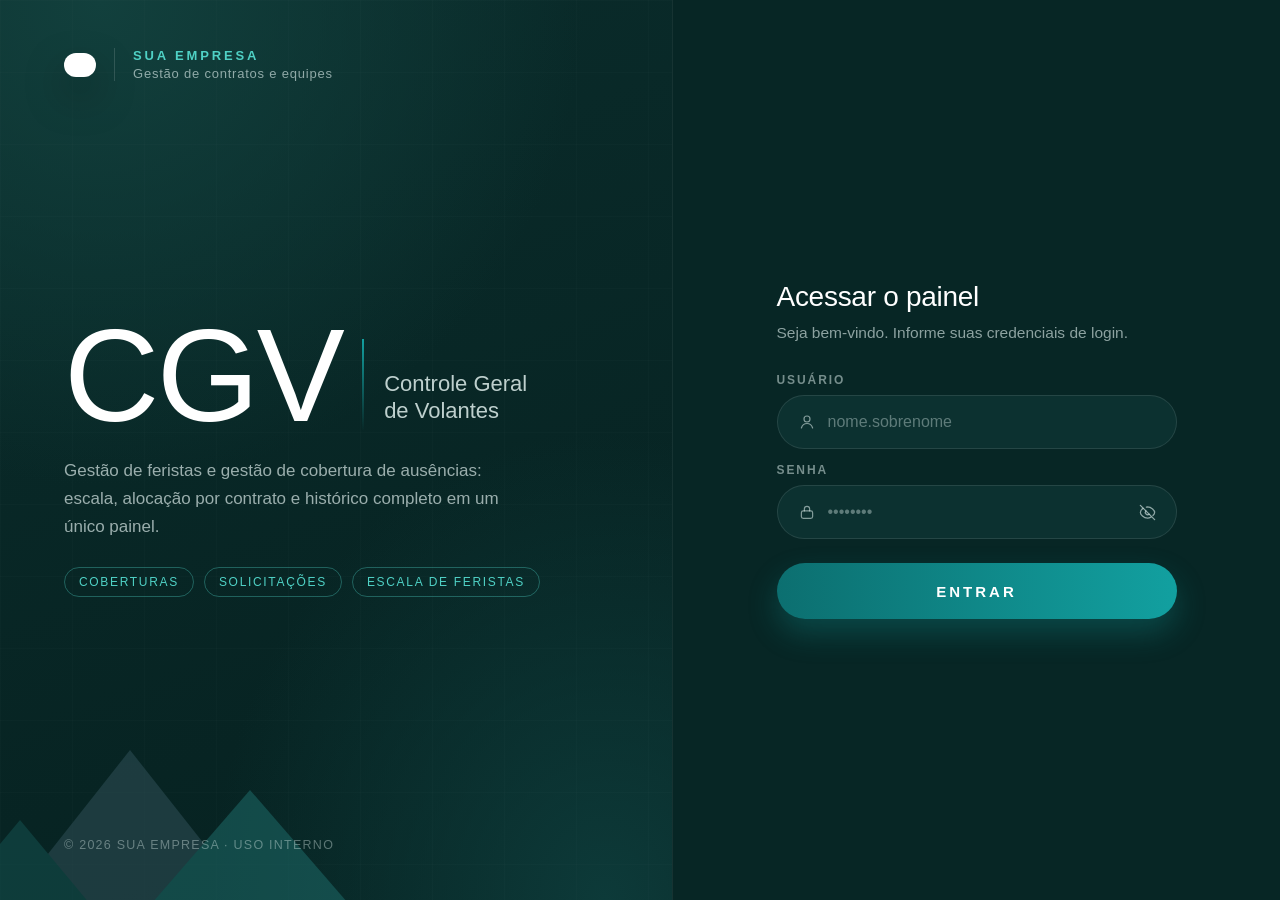
<file: index.html>
<!DOCTYPE html>
<html lang="pt-br">
<head>
    <meta charset="UTF-8">
    <meta name="viewport" content="width=device-width, initial-scale=1.0">
    <link rel="icon" type="image/png" sizes="96x96" href="frontend/img/favicon.png">
    <link rel="stylesheet" href="frontend/style.css?v=b3668feb">
    <title>Login — CGV</title>

    <script src="backend/hostinger-storage.js?v=2803bcf0"></script>

</head>
<body class="pagina-index">

    <div class="login-tela" id="tela-login">

        <!-- ===================== PAINEL ESQUERDO (marca) ===================== -->
        <section class="login-vitrine">

            <div class="login-grade" aria-hidden="true"></div>

            <!-- Formas angulares da identidade visual (rodape de todas as
                 paginas do manual) -->
            <div class="login-montanhas" aria-hidden="true">
                <span class="montanha montanha-a"></span>
                <span class="montanha montanha-b"></span>
                <span class="montanha montanha-c"></span>
            </div>

            <!-- Versao padrao da marca sobre placa clara: e a aplicacao que o
                 manual determina para fundo escuro ("Aplicacao em fundos") -->
            <header class="vitrine-topo">
                <div class="login-marca">
                </div>
                <div class="marca-texto">
                    <span class="marca-nome">Sua Empresa</span>
                    <span class="marca-desc">Gestão de contratos e equipes</span>
                </div>
            </header>

            <div class="vitrine-centro">
                <div class="vitrine-titulo">
                    <span class="sigla">CGV</span>
                    <span class="sigla-risco" aria-hidden="true"></span>
                    <span class="sigla-extenso">Controle Geral<br>de Volantes</span>
                </div>

                <p class="vitrine-texto">
                    Gestão de feristas e gestão de cobertura de ausências: escala,
                    alocação por contrato e histórico completo em um único painel.
                </p>

                <div class="vitrine-tags">
                    <span class="tag">Coberturas</span>
                    <span class="tag">Solicitações</span>
                    <span class="tag">Escala de feristas</span>
                </div>
            </div>

            <footer class="vitrine-rodape">© 2026 SUA EMPRESA · USO INTERNO</footer>
        </section>

        <!-- ===================== PAINEL DIREITO (formulario) ===================== -->
        <section class="login-forma">
            <div class="forma-caixa">

                <div class="forma-cabecalho">
                    <h1>Acessar o painel</h1>
                    <p>Seja bem-vindo. Informe suas credenciais de login.</p>
                </div>

                <label class="campo-rotulo" for="usuario">Usuário</label>
                <div class="campo-login">
                    <svg class="campo-icone" viewBox="0 0 24 24" fill="none" stroke="currentColor" stroke-width="1.6" stroke-linecap="round" stroke-linejoin="round">
                        <circle cx="12" cy="8" r="4"></circle>
                        <path d="M4.5 20c1.2-4 4-6 7.5-6s6.3 2 7.5 6"></path>
                    </svg>
                    <input type="text" id="usuario" placeholder="nome.sobrenome" autocomplete="username"
                           onkeydown="if (event.key === 'Enter') validarAcesso()">
                </div>

                <label class="campo-rotulo" for="senha">Senha</label>
                <div class="campo-login">
                    <svg class="campo-icone" viewBox="0 0 24 24" fill="none" stroke="currentColor" stroke-width="1.6" stroke-linecap="round" stroke-linejoin="round">
                        <rect x="4.5" y="10.5" width="15" height="10" rx="2.5"></rect>
                        <path d="M8.5 10.5V8a3.5 3.5 0 017 0v2.5"></path>
                    </svg>
                    <input type="password" id="senha" placeholder="••••••••" autocomplete="current-password"
                           onkeydown="if (event.key === 'Enter') validarAcesso()">

                    <button type="button" class="btn-olho" id="btn-olho" onclick="alternarVisibilidadeSenha()"
                            aria-label="Mostrar senha" title="Mostrar senha">
                        <!-- Olho cortado = senha escondida (estado inicial) -->
                        <svg id="olho-fechado" viewBox="0 0 24 24" fill="none" stroke="currentColor" stroke-width="1.6" stroke-linecap="round" stroke-linejoin="round">
                            <path d="M3 3l18 18"></path>
                            <path d="M10.6 5.2A9.3 9.3 0 0 1 12 5c5 0 9 4.5 9 7 0 1.1-.8 2.5-2.1 3.8"></path>
                            <path d="M6.5 6.7C4.1 8.3 3 10.4 3 12c0 2.5 4 7 9 7 1.6 0 3.1-.5 4.4-1.2"></path>
                            <path d="M9.9 9.9a3 3 0 0 0 4.2 4.2"></path>
                        </svg>
                        <!-- Olho aberto = senha visivel -->
                        <svg id="olho-aberto" style="display: none;" viewBox="0 0 24 24" fill="none" stroke="currentColor" stroke-width="1.6" stroke-linecap="round" stroke-linejoin="round">
                            <path d="M2.5 12S6 5.8 12 5.8 21.5 12 21.5 12 18 18.2 12 18.2 2.5 12 2.5 12z"></path>
                            <circle cx="12" cy="12" r="3"></circle>
                        </svg>
                    </button>
                </div>

                <button class="btn-entrar" id="btn-login" onclick="validarAcesso()">Entrar</button>
                <p id="erro-msg"></p>
            </div>
        </section>
    </div>

    <script>
        // Alterna entre esconder e mostrar a senha digitada (icone de olho
        // dentro do proprio campo).
        function alternarVisibilidadeSenha() {
            const campo = document.getElementById('senha');
            const botao = document.getElementById('btn-olho');
            const vaiMostrar = campo.type === 'password';

            campo.type = vaiMostrar ? 'text' : 'password';
            document.getElementById('olho-aberto').style.display = vaiMostrar ? 'block' : 'none';
            document.getElementById('olho-fechado').style.display = vaiMostrar ? 'none' : 'block';

            const rotulo = vaiMostrar ? 'Ocultar senha' : 'Mostrar senha';
            botao.setAttribute('aria-label', rotulo);
            botao.setAttribute('title', rotulo);
        }

        async function validarAcesso() {
            const userInp = document.getElementById('usuario').value.trim();
            const passInp = document.getElementById('senha').value.trim();
            const erroMsg = document.getElementById('erro-msg');
            const btn = document.getElementById('btn-login');

            erroMsg.style.display = "none";
            btn.innerText = "VERIFICANDO...";
            btn.disabled = true;

            try {
                const resultado = await dbLogin(userInp, passInp);
                if (!resultado.success) throw new Error(resultado.error || "Usuario ou senha invalidos!");
                // "Sucesso" sem token nao pode virar login: gravaria sessao vazia e a proxima pagina devolveria o usuario pra ca.
                if (!resultado.token) throw new Error("Nao foi possivel concluir o login. Tente novamente.");

                localStorage.setItem('sessionToken', resultado.token);
                localStorage.setItem('logado', 'true');

                // RH e Gestor entram do mesmo jeito e caem em Colaboradores (Gerenciar Usuarios, so RH, fica no icone ao lado do sino; ver backend/filtro.js e usuarios.html).
                window.location.href = "colaboradores/funcionarios.html";

            } catch (err) {
                console.error("Erro:", err);
                // Mostra o motivo real (senha errada, usuario ja logado em outro lugar, falha de servidor) em vez de um texto fixo.
                erroMsg.textContent = err.message || "Usuario ou senha invalidos!";
                erroMsg.style.display = "block";
                document.getElementById('senha').value = "";
            } finally {
                btn.innerText = "ENTRAR";
                btn.disabled = false;
            }
        }
    </script>
</body>
</html>
</file>
<file: frontend/style.css>
@import url('https://fonts.googleapis.com/css2?family=Inter:wght@400;500;600&display=swap');

/* ============================================================
   1. CONFIGURACOES GERAIS E LAYOUT
   ============================================================ */
body, html { 
    margin: 0;             
    padding: 0;            
    font-family: 'Segoe UI', Arial, sans-serif; 
    background-color: #e9e9e9; 
    height: 100%;          
}

body {
    display: flex;
    flex-direction: column;
    min-height: 100vh;

    /* Tokens do tema CLARO (padrao): mesmos nomes --dt-* do tema escuro ([data-tema=escuro] body, fim do arquivo), que sobrescreve quando ligado.
       Declarados em body, nao em :root/html, por bug de parser do Chrome (regra com alvo html/:root some). */
    --dt-bg: #e9e9e9;
    --dt-surface: #ffffff;
    --dt-surface-2: #f8f9fa;
    --dt-border: #dcdcdc;
    --dt-text: #000000;
    --dt-text-muted: #6b6b6b;
    --dt-row-hover: #e6f1f1;
}

/* ============================================================
   2. BARRA DE NAVEGACAO (HOTBAR) - DUAS PILULAS SEPARADAS
   ============================================================ */
/* A hotbar e um container transparente com 2 pilulas: .hotbar-nav (paginas) e .hotbar-util (sino + perfil), cada uma com fundo/sombra/raio proprios. Sem titulo. */
.hotbar {
    position: fixed;
    top: 15px;
    left: 2%;
    width: 96%;
    display: flex;
    align-items: center;
    justify-content: space-between;
    gap: 12px;
    z-index: 1000;
    box-sizing: border-box;
}

.hotbar-nav, .hotbar-util {
    background-color: #006f73;
    border-radius: 50px;
    box-shadow: 0 10px 25px rgba(0, 0, 0, 0.3);
    box-sizing: border-box;
    display: flex;
    align-items: center;
}

.hotbar-nav {
    padding: 0 30px;
    height: 70px;
    flex: 1;
    min-width: 0;
}

.hotbar-util {
    padding: 0 22px;
    height: 70px;
    flex: none;
    gap: 18px;
}

.hotbar-dropdown-container {
    position: relative;
    display: flex;
    align-items: center;
    height: 100%;
    /* Bandeja encolhida junto (110px) pra nao invadir o botao seguinte; ver min-width abaixo. */
    margin-right: 29px;
}

.hotbar-dropdown-container:last-of-type {
    margin-right: 0;
}

/* Indicador inferior: sem fundo nem borda, so o texto e uma barrinha que cresce embaixo no hover/ativo (:after abaixo). */
.hotbar-btn {
    background-color: transparent;
    color: rgba(255, 255, 255, 0.75);
    padding: 8px 12px;
    border: none;
    border-radius: 0;
    font-weight: bold;
    cursor: pointer;
    font-size: 12px;
    position: relative;
    transition: color 0.15s ease;
}

.hotbar-btn::after {
    content: '';
    position: absolute;
    left: 12px;
    right: 12px;
    bottom: 2px;
    height: 2px;
    background: #ffffff;
    border-radius: 2px;
    transform: scaleX(0);
    transform-origin: center;
    transition: transform 0.18s ease;
}

.hotbar-btn:hover {
    color: #ffffff;
}
.hotbar-btn:hover::after {
    transform: scaleX(0.5);
}

.hotbar-btn.active {
    color: #ffffff;
}
.hotbar-btn.active::after {
    transform: scaleX(1);
}

/* --- INICIO DO MENU SUSPENSO PREMIUM (PILL STACK) --- */
/* Fechado: continua ocupando espaco (sem display:none), so invisivel e sem interacao, pra animar abertura e fechamento (display nao transiciona).
   O visibility some com atraso igual a transicao (0.28s) pra continuar visivel durante o fade de saida. */
/* Vidro fosco: fundo verde translucido com backdrop-filter, desencostado do botao (margin-top), cantos arredondados nos 4 lados. */
.hotbar-dropdown-content {
    display: flex;
    flex-direction: column;
    gap: 2px;
    position: absolute;
    top: 100%;
    left: 0;
    background-color: rgba(0, 90, 93, 0.55);
    backdrop-filter: blur(14px);
    -webkit-backdrop-filter: blur(14px);
    border: 1px solid rgba(255, 255, 255, 0.25);
    /* 128px: 110px quebrava a descricao em ate 3 linhas (o texto usa a largura toda via flex:1 no .item-textos). */
    min-width: 128px;
    box-shadow: 0 14px 28px -8px rgba(0, 0, 0, 0.35);
    border-radius: 12px;
    z-index: 10000;
    margin-top: 6px;
    padding: 3px;
    box-sizing: border-box;

    opacity: 0;
    visibility: hidden;
    pointer-events: none;
    transform: translateY(-10px) scale(0.98);
    transform-origin: top left;
    transition: opacity 0.28s cubic-bezier(0.16, 1, 0.3, 1),
                transform 0.28s cubic-bezier(0.16, 1, 0.3, 1),
                visibility 0s linear 0.28s;
}

.hotbar-dropdown-content.show {
    opacity: 1;
    visibility: visible;
    pointer-events: auto;
    transform: translateY(0) scale(1);
    /* Delay zerado: ao ABRIR, visibility fica visivel na hora; o atraso de 0.28s so existe no estado fechado (fade de saida). */
    transition: opacity 0.28s cubic-bezier(0.16, 1, 0.3, 1),
                transform 0.28s cubic-bezier(0.16, 1, 0.3, 1),
                visibility 0s linear 0s;
}

/* Efeito cascata: cada item entra com atraso a mais que o anterior (coberto ate 5 itens). */
.hotbar-dropdown-content.show .item-premium {
    animation: itemCascadeIn 0.35s cubic-bezier(0.16, 1, 0.3, 1) both;
}
.hotbar-dropdown-content.show .item-premium:nth-child(1) { animation-delay: 0.03s; }
.hotbar-dropdown-content.show .item-premium:nth-child(2) { animation-delay: 0.08s; }
.hotbar-dropdown-content.show .item-premium:nth-child(3) { animation-delay: 0.13s; }
.hotbar-dropdown-content.show .item-premium:nth-child(4) { animation-delay: 0.18s; }
.hotbar-dropdown-content.show .item-premium:nth-child(5) { animation-delay: 0.23s; }

@keyframes itemCascadeIn {
    from { opacity: 0; transform: translateY(-6px); }
    to { opacity: 1; transform: translateY(0); }
}

/* Item sem fundo/borda em repouso (o vidro ja e a bandeja); so acende um branco translucido no hover. */
.item-premium {
    display: flex;
    /* flex-start (nao center): com a descricao, o item tem 2 linhas - o
       icone alinha com o topo (titulo), nao com o centro do bloco inteiro. */
    align-items: flex-start;
    gap: 4px;
    padding: 3px 5px;
    background-color: transparent;
    border: none;
    border-radius: 8px;
    color: #ffffff;
    font-family: 'Inter', system-ui, -apple-system, sans-serif;
    font-size: 13px;
    font-weight: 500;
    text-decoration: none;
    transition: background-color 0.15s ease-in-out;
    cursor: pointer;
    box-sizing: border-box;
}

.item-premium:hover {
    background-color: rgba(255, 255, 255, 0.14);
}

.item-premium svg {
    color: rgba(255, 255, 255, 0.85);
    transition: color 0.15s ease-in-out;
    flex-shrink: 0;
    /* 16px: sobrescreve o width/height inline do svg (CSS tem prioridade). */
    width: 16px;
    height: 16px;
    /* Otico: com o titulo em negrito acima da descricao menor, uma pequena
       folga no topo centraliza o icone melhor em relacao a 1a linha. */
    margin-top: 1px;
}

.item-premium:hover svg {
    color: #ffffff;
}

.item-premium:active {
    background-color: rgba(255, 255, 255, 0.22);
}

/* Titulo em negrito + uma linha de descricao por item. min-width:0 e obrigatorio (senao o filho flex nao encolhe abaixo do proprio texto);
   flex:1 faz o texto usar a largura toda do item. */
.item-textos {
    display: flex;
    flex-direction: column;
    flex: 1;
    gap: 2px;
    min-width: 0;
}

.item-textos b {
    font-weight: 600;
    line-height: 1.25;
}

.item-desc {
    font-size: 10.5px;
    font-weight: 400;
    line-height: 1.3;
    color: rgba(255, 255, 255, 0.65);
    transition: color 0.15s ease-in-out;
    white-space: normal;
}

.item-premium:hover .item-desc {
    color: rgba(255, 255, 255, 0.85);
}

/* ============================================================
   3. CONTEUDO PRINCIPAL
   ============================================================ */
.conteudo-principal {
    flex: 1;               
    padding: 120px 20px 40px 20px; 
}

.controles-superiores {
    display: flex;
    justify-content: space-between;
    align-items: center;
    margin-bottom: 15px;
    padding: 0 70px;
}


.btn-importar { 
    background-color: #006f73; 
    color: white !important; 
    border: none; 
    border-radius: 5px; 
    cursor: pointer;
    display: flex; 
    align-items: center; 
    justify-content: center; 
    transition: all 0.3s ease; 
    font-weight: bold; 
    font-size: 13px; 
    text-decoration: none; 
    padding: 10px 20px;
    box-shadow: 0 4px 6px rgba(0,0,0,0.2) 
}

.btn-importar:hover { 
    background-color: #5b5375 !important; 
    box-shadow: 0 6px 10px rgba(0,0,0,0.3); 
    transform: translateY(-2px);           
}

/* Estilo comum dos Botoes Importar e Exportar (Formato Verde escuro) */
.btn-exportar {
    background-color: #006f73; 
    color: white !important; 
    border: none; 
    border-radius: 5px; 
    cursor: pointer;
    display: flex; 
    align-items: center; 
    justify-content: center;
    transition: all 0.3s ease; 
    font-weight: bold; 
    font-size: 13px;
    text-decoration: none; 
    padding: 10px 20px;
}

/* Cor muda para vermelho intenso ao passar o mouse por cima e ele sobe levemente no eixo Y */
.btn-exportar:hover {
    background-color: #5b5375 !important; 
    box-shadow: 0 6px 12px rgba(0,0,0,0.25); 
    transform: translateY(-1px); 
}


.contador-colaboradores {
    background-color: #006f73;
    color: white;
    padding: 10px 20px;
    border-radius: 8px;
    font-weight: bold;
}

/* Quadrados "Abertas"/"Fechadas" (coberturas/solicitacao.html): clicaveis, filtram a tabela por solicitacoes sem volante (abertas) ou com volante (fechadas);
   clicar de novo remove o filtro (alternarFiltroStatusSolicitacao). */
.solic-stats {
    display: flex;
    gap: 14px;
}

.solic-stat {
    all: unset;
    box-sizing: border-box;
    cursor: pointer;
    width: 96px;
    height: 96px;
    display: flex;
    flex-direction: column;
    align-items: center;
    justify-content: center;
    gap: 2px;
    background-color: var(--dt-surface);
    border-radius: 12px;
    box-shadow: 0 1px 3px rgba(0, 0, 0, 0.1);
    font-family: 'Inter', system-ui, -apple-system, sans-serif;
    transition: box-shadow 0.15s ease, transform 0.15s ease, background-color 0.15s ease;
}

.solic-stat:hover {
    box-shadow: 0 6px 14px rgba(0, 0, 0, 0.16);
    transform: translateY(-1px);
}

.solic-stat.ativo {
    background-color: var(--dt-surface-2);
}

.solic-stat svg {
    width: 20px;
    height: 20px;
    margin-bottom: 2px;
}

.solic-stat.abertas svg { color: #e08a1e; }
.solic-stat.fechadas svg { color: #2f9e5c; }
/* "Nova solicitacao" (so preposto): cor de acao/CTA do site, pra destacar das cores de status das outras duas. */
.solic-stat.nova svg { color: #006f73; }


/* BARRA SEGMENTADA DE INDICADORES (FOPAG/PFM): 3 segmentos numa barra, cada um cresce so o quanto o numero precisa.
   No lado oposto (.fopag-acoes), seletor de mes + Exportar (fopag/pfm.js). */
.fopag-toolbar {
    display: flex; justify-content: space-between; align-items: center; gap: 20px;
    margin-bottom: 24px; flex-wrap: wrap;
    /* Mesmo respiro lateral de .controles-superiores nas outras paginas. */
    padding: 0 70px;
}

.fopag-indicadores {
    display: flex; background-color: #ffffff; border: 1px solid #e2e8ea; border-radius: 10px;
    overflow: hidden; box-shadow: 0 1px 3px rgba(0, 0, 0, 0.06);
}

.fopag-indicador {
    all: unset; box-sizing: border-box; cursor: pointer;
    display: flex; align-items: center; gap: 10px; padding: 14px 22px;
    border-left: 1px solid #eef2f3;
    font-family: 'Segoe UI', Arial, sans-serif;
    transition: background-color 0.15s ease;
}
.fopag-indicador:first-child { border-left: none; }
.fopag-indicador:hover { background-color: #fafbfb; }
.fopag-indicador.ativo { background-color: #f7f9f9; }

.fopag-indicador svg { width: 20px; height: 20px; flex-shrink: 0; }
.fopag-indicador.pericul svg { color: #f08231; }
.fopag-indicador.insalub svg { color: #5b5375; }
.fopag-indicador.difsal svg { color: #4658c3; }

.fopag-indicador-textos { display: flex; flex-direction: column; gap: 3px; }
.fopag-indicador-num { font-size: 19px; font-weight: 800; line-height: 1; color: #1f2933; white-space: nowrap; }
.fopag-indicador-lbl { font-size: 10px; font-weight: 700; text-transform: uppercase; letter-spacing: 0.03em; color: #8a97a0; white-space: nowrap; }

.fopag-acoes { display: flex; align-items: center; gap: 10px; }

.fopag-mes-container { position: relative; }

.fopag-mes-pill {
    display: flex; align-items: center; gap: 8px; height: 38px; box-sizing: border-box;
    background-color: #ffffff; border: 1px solid #d7dee0; border-radius: 8px; padding: 0 12px;
    font-size: 12.5px; font-weight: 600; color: #1f2933; cursor: pointer;
    font-family: 'Segoe UI', Arial, sans-serif; transition: border-color 0.15s ease;
}
.fopag-mes-pill svg { width: 16px; height: 16px; flex-shrink: 0; color: #8a97a0; }
.fopag-mes-pill:hover { border-color: #006f73; }

.fopag-mes-dropdown {
    /* z-index alto de proposito: o "thead th" da tabela usa sticky + z-index:100 e cortaria a lista. */
    display: none; position: absolute; top: calc(100% + 6px); right: 0; z-index: 200;
    min-width: 160px; max-height: 260px;
    background-color: #ffffff; border: 1px solid #e2e8ea; border-radius: 8px;
    box-shadow: 0 8px 20px rgba(0, 0, 0, 0.1); padding: 4px;
    /* O titulo ("< 2026") nao rola com os meses (senao um mes vazaria por cima no canto arredondado): flex coluna,
       titulo fixo (flex-shrink:0) + lista que rola (.fopag-mes-lista). */
    flex-direction: column;
    overflow: hidden;
}
.fopag-mes-dropdown.mostrando { display: flex; }

/* So os itens rolam; min-height:0 deixa o filho flex encolher e rolar em vez de esticar o pai (.fopag-mes-dropdown, max-height:260px). */
.fopag-mes-lista {
    overflow-y: auto;
    min-height: 0;
}

.fopag-mes-item {
    padding: 8px 10px; font-size: 12.5px; color: #1f2933; cursor: pointer; border-radius: 5px;
}
.fopag-mes-item:hover { background-color: #f7f9f9; }
.fopag-mes-item.ativo { background-color: #e6f2f2; color: #006f73; font-weight: 700; }

/* Seletor de periodo do PFM em 2 passos (ano, depois mes); o passo do mes mostra "< 2026" clicavel pra voltar ao ano. */
.fopag-mes-dropdown-titulo {
    display: flex; align-items: center; gap: 6px; padding: 6px 10px 10px 10px;
    font-size: 11px; font-weight: 700; text-transform: uppercase; letter-spacing: 0.03em;
    color: #8a97a0; border-bottom: 1px solid #f1f3f5; margin-bottom: 4px;
    flex-shrink: 0;
}
.fopag-mes-dropdown-titulo.clicavel { cursor: pointer; color: #006f73; }
.fopag-mes-dropdown-titulo.clicavel:hover { text-decoration: underline; }

/* Modal compacto do salario minimo vigente (base da insalubridade), pedido a cada troca de periodo do PFM. Reaproveita o overlay de .modal-notificacao-cobertura. */
.modal-salario-minimo-content {
    background-color: #ffffff; width: 380px; max-width: 92vw; border-radius: 10px;
    color: #1f2933; box-shadow: 0 15px 35px rgba(0,0,0,0.25);
    padding: 26px; display: flex; flex-direction: column; gap: 16px;
}
.modal-salario-minimo-content h3 { margin: 0; font-size: 16px; }
.modal-salario-minimo-content p { margin: 0; font-size: 13px; color: #64748b; }
.modal-salario-minimo-content input {
    border: 1px solid #d7dee0; border-radius: 8px; padding: 10px 12px;
    font-size: 15px; color: #1f2933; font-family: 'Segoe UI', Arial, sans-serif;
}
.modal-salario-minimo-content input:focus { outline: none; border-color: #006f73; }
.modal-salario-minimo-acoes { display: flex; justify-content: flex-end; gap: 10px; }
.btn-salario-minimo-cancelar, .btn-salario-minimo-confirmar {
    border-radius: 7px; padding: 9px 16px; font-size: 12.5px; font-weight: 700; cursor: pointer;
    font-family: 'Segoe UI', Arial, sans-serif;
}
.btn-salario-minimo-cancelar { background: #fff; border: 1px solid #d7dee0; color: #64748b; }
.btn-salario-minimo-cancelar:hover { border-color: #b5b5b5; color: #1f2933; }
.btn-salario-minimo-confirmar { background: #006f73; border: 1px solid #006f73; color: #fff; }
.btn-salario-minimo-confirmar:hover { background: #00595c; }

.btn-exportar-fopag {
    display: flex; align-items: center; gap: 7px; background-color: #006f73; color: #ffffff;
    border: none; border-radius: 8px; padding: 0 16px; height: 38px; box-sizing: border-box;
    font-size: 12.5px; font-weight: 700; cursor: pointer;
    font-family: 'Segoe UI', Arial, sans-serif; transition: background-color 0.15s ease;
}

/* BOTAO DE ARQUIVO (Importar/Exportar): mesmo desenho do Exportar do FOPAG/PFM (.btn-exportar-fopag), generalizado pra Beneficios (Intermitentes).
   Copia propria de proposito: nao mexe em .btn-importar/.btn-exportar (usadas por outros botoes, ex: "DESIGNAR VOLANTE" em coberturas/solicitacoes-gestor.html).
   Funciona em <button> e <label for="..."> (input file escondido). */
.btn-arquivo {
    display: inline-flex; align-items: center; gap: 7px; background-color: #006f73; color: #ffffff !important;
    border: none; border-radius: 8px; padding: 0 16px; height: 38px; box-sizing: border-box;
    font-size: 12.5px; font-weight: 700; cursor: pointer; text-decoration: none;
    font-family: 'Segoe UI', Arial, sans-serif; transition: background-color 0.15s ease;
}
.btn-arquivo:hover { background-color: #00565a; }
.btn-arquivo svg { width: 16px; height: 16px; flex-shrink: 0; }
.btn-exportar-fopag svg { width: 16px; height: 16px; flex-shrink: 0; }
.btn-exportar-fopag:hover { background-color: #00565a; }

/* Texto ("NOVA") no lugar do numero - a palavra e mais larga que 2 digitos,
   entao usa uma fonte um pouco menor pra caber sem quebrar linha. */
/* "NOVA": as 2 linhas ficam identicas (tamanho, peso e cinza do .solic-stat-lbl). As 2 classes juntas de proposito:
   especificidade 0,3,0 vence ".solic-stat .solic-stat-num" (0,2,0), que vem depois no arquivo. */
.solic-stat .solic-stat-num.solic-stat-num-texto {
    font-size: 9.5px;
    font-weight: 700;
    text-transform: uppercase;
    letter-spacing: 0.04em;
    line-height: 1.3;
    color: #8a97a0;
}

.solic-stat .solic-stat-num {
    font-size: 26px;
    font-weight: 800;
    line-height: 1;
    color: #1f2933;
}

.solic-stat .solic-stat-lbl {
    font-size: 9.5px;
    font-weight: 700;
    text-transform: uppercase;
    letter-spacing: 0.04em;
    text-align: center;
    line-height: 1.3;
    color: #8a97a0;
}

/* Toolbar da direita (colaboradores/cdv.html): uma unica pilula (busca integrada) encostada na direita (margin-left:auto). */
.toolbar-flutuante {
    display: flex;
    align-items: center;
    background-color: #ffffff;
    border-radius: 999px;
    box-shadow: 0 1px 3px rgba(0, 0, 0, 0.1);
    padding: 5px 6px 5px 16px;
    gap: 10px;
    width: fit-content;
    margin-left: auto;
}

/* all:unset no botao inteiro (nao so no X) - clicar em qualquer parte
   (icone, texto ou X) limpa os filtros, nao so no circulo pequeno do X. */
.toolbar-filtros-ativos {
    all: unset;
    box-sizing: border-box;
    cursor: pointer;
    display: flex;
    align-items: center;
    gap: 6px;
    padding: 4px 6px;
    border-radius: 999px;
    font-family: 'Inter', system-ui, -apple-system, sans-serif;
    font-size: 12px;
    font-weight: 600;
    color: #c0392b;
    white-space: nowrap;
    transition: background-color 0.15s ease;
}

.toolbar-filtros-ativos:hover {
    background-color: #fbe4e1;
}

.toolbar-filtros-ativos svg {
    width: 16px;
    height: 16px;
    flex-shrink: 0;
}

.toolbar-filtros-x {
    box-sizing: border-box;
    width: 16px;
    height: 16px;
    border-radius: 50%;
    background-color: #fbe4e1;
    color: #c0392b;
    display: flex;
    align-items: center;
    justify-content: center;
    font-size: 10px;
    flex-shrink: 0;
}

.toolbar-separador {
    width: 1px;
    height: 18px;
    background-color: #e4e8ea;
}

.toolbar-contador {
    font-family: 'Inter', system-ui, -apple-system, sans-serif;
    font-size: 12px;
    color: #8a97a0;
    white-space: nowrap;
}

.toolbar-contador b {
    color: #1f2933;
    font-weight: 700;
}

.toolbar-btn-add {
    all: unset;
    box-sizing: border-box;
    cursor: pointer;
    background-color: #006f73;
    color: #ffffff;
    width: 32px;
    height: 32px;
    border-radius: 50%;
    display: flex;
    align-items: center;
    justify-content: center;
    font-size: 17px;
    font-weight: 700;
    transition: transform 0.15s ease, background-color 0.15s ease;
}

.toolbar-btn-add:hover {
    transform: rotate(90deg);
    background-color: #005a5d;
}

/* Paginacao (Anterior/Proxima) - fora da caixa com rolagem da tabela, pra
   ficar sempre visivel embaixo dela, sem precisar rolar pra alcancar. */
.paginacao-container {
    display: flex;
    justify-content: center;
    align-items: center;
    gap: 18px;
    margin-top: 15px;
}

.btn-paginacao {
    background-color: #006f73;
    color: white;
    border: none;
    border-radius: 5px;
    cursor: pointer;
    font-weight: bold;
    font-size: 13px;
    padding: 8px 18px;
    transition: all 0.3s ease;
}

.btn-paginacao:hover:not(:disabled) {
    background-color: #5b5375;
    transform: translateY(-1px);
}

.btn-paginacao:disabled {
    background-color: #c2c2c2;
    cursor: not-allowed;
}

.paginacao-info {
    font-weight: bold;
    color: #444;
    font-size: 13px;
}

/* Junta o contador numerico com o botao de criar (CDV/SOLICITACAO/VOLANTES). margin-left:auto empurra pra direita mesmo sendo filho unico (CDV);
   nos outros e redundante mas inofensivo. */
.contador-container {
    display: flex;
    align-items: center;
    gap: 15px;
    margin-left: auto;
}

/* ============================================================
   5. TABELA BASE (ESTILO SAAS / EXCEL PROFISSIONAL)
   ============================================================ */
.tabela-visualizacao {
    background-color: var(--dt-surface);
    border-radius: 8px !important; /* Curvatura suave e séria (padrão Office 365) */
    box-shadow: 0 4px 15px rgba(0, 0, 0, 0.08);
    border: 1px solid #b5b5b5 !important;
    width: 100%;
    /* border-box: senao width:100% soma os 2px da borda e estoura o container (cabecalho verde vazando na pagina Intermitentes). */
    box-sizing: border-box;
    /* Area de rolagem propria (estilo Excel): thead sticky fica fixo e so as linhas rolam. Precisa ser overflow-y:auto (com hidden o sticky quebra).
       So vale pras paginas sem cabecalho separado (o bloco :has(.tabela-cabecalho-fixo) abaixo desliga isso). */
    max-height: 65vh;
    overflow-y: auto !important;
    overflow-x: hidden !important; /* mantem a mesma "guilhotina" nas quinas nos outros eixos */
    scroll-snap-type: y mandatory;
}

table {
    border-collapse: collapse !important; /* Devolve a grade milimétrica nativa do Excel */
    border-spacing: 0;
    width: 100%;
    font-size: 11px;
}

/* border-collapse:collapse quebra o z-index de celulas sticky (linha rolada vaza por cima do cabecalho); separate devolve o empilhamento.
   So em .tabela-visualizacao, pra nao engrossar a grade das outras tabelas. Mitigacao das paginas sem cabecalho separado (ver :has(.tabela-cabecalho-fixo)). */
.tabela-visualizacao table {
    border-collapse: separate !important;
    border-spacing: 0;
}

thead th {
    background-color: #006f73;
    color: white;
    padding: 10px 12px;
    text-align: center;
    position: sticky;
    top: 0;
    z-index: 100;
    border: 1px solid #00565a;
    font-weight: bold;
}


/* Cabecalho fora da tabela que rola (thead e tbody em 2 tabelas: .tabela-cabecalho-fixo parada + .tabela-corpo-rolavel rolando).
   O thead sticky dentro da tabela que rola tinha bug de repintura no Chromium/Edge (linha vazando por cima do cabecalho durante o scroll)
   que border-collapse:separate, will-change, contain:paint, z-index/translateZ e scroll-snap nao resolvem. O :has() abaixo liga esse modo so nas paginas com essa estrutura. */
.tabela-visualizacao:has(.tabela-cabecalho-fixo) {
    display: flex !important;
    flex-direction: column;
    overflow: hidden !important;
    scroll-snap-type: none !important;
    /* O topo da tabela fica a 176px da viewport (85px hotbar + 35px vao + ~56px controles); 100vh - 176px - 40px de respiro preenche a tela em qualquer altura (65vh deixava sobra). */
    max-height: calc(100vh - 216px) !important;
}

.tabela-cabecalho-fixo {
    flex: 0 0 auto;
    overflow: hidden;
    box-sizing: border-box; /* o padding-right que o JS aplica (compensando a barra de rolagem do corpo) precisa ENCOLHER a tabela por dentro, nao somar por fora */
    width: 100%;
}

.tabela-corpo-rolavel {
    flex: 1 1 auto;
    overflow-y: auto !important;
    overflow-x: hidden !important;
    scroll-snap-type: none !important;
    box-sizing: border-box;
    width: 100%;
}

/* table-layout fixed no cabecalho e no corpo: as duas tabelas seguem as mesmas proporcoes de coluna abaixo. */
.tabela-cabecalho-fixo table {
    table-layout: fixed;
    /* border-collapse:separate ja vem de ".tabela-visualizacao table" (mais
       acima) - essa tabela e descendente de .tabela-visualizacao tambem. */
}

.tabela-corpo-rolavel table {
    table-layout: fixed;
}

/* Proporcoes fixas das colunas do CDV (8 colunas, ordem de colunasOriginais em cdv.html), independentes do conteudo;
   texto maior que a coluna corta com reticencias e aparece completo no tooltip (renderizarLinhas em cdv.html). */
.tabela-cabecalho-fixo th:nth-child(1), .tabela-corpo-rolavel td:nth-child(1) { width: 5.3%; }  /* FILIAL */
.tabela-cabecalho-fixo th:nth-child(2), .tabela-corpo-rolavel td:nth-child(2) { width: 15.4%; } /* CENTRO DE CUSTO */
.tabela-cabecalho-fixo th:nth-child(3), .tabela-corpo-rolavel td:nth-child(3) { width: 6.4%; }  /* MATRICULA */
.tabela-cabecalho-fixo th:nth-child(4), .tabela-corpo-rolavel td:nth-child(4) { width: 17.7%; } /* NOME */
.tabela-cabecalho-fixo th:nth-child(5), .tabela-corpo-rolavel td:nth-child(5) { width: 17.3%; } /* FUNCAO */
.tabela-cabecalho-fixo th:nth-child(6), .tabela-corpo-rolavel td:nth-child(6) { width: 8.6%; }  /* DATA ADMIS. */
.tabela-cabecalho-fixo th:nth-child(7), .tabela-corpo-rolavel td:nth-child(7) { width: 9.3%; }  /* SALARIO */
.tabela-cabecalho-fixo th:nth-child(8), .tabela-corpo-rolavel td:nth-child(8) { width: 20.0%; } /* FRENTE */

/* Solicitacoes (coberturas/solicitacao.html): o cabecalho tem rowspan/colspan (PERIODO), entao os nth-child acima cairiam em colunas
   diferentes no cabecalho e no corpo e desalinhariam - ali as larguras vem so dos <colgroup> da pagina. */
body.pagina-solicitacao .tabela-cabecalho-fixo th,
body.pagina-solicitacao .tabela-corpo-rolavel td { width: auto; }

/* Corta com reticencias quando o texto nao cabe; o texto completo aparece no tooltip-flutuante (renderizarLinhas, cdv.html) so se truncado. */
.tabela-corpo-rolavel td {
    overflow: hidden;
    text-overflow: ellipsis;
    white-space: nowrap;
    /* border-box: senao "width: X%" soma padding+borda (~22px) e o corpo desalinha do cabecalho (th ja e border-box). */
    box-sizing: border-box;
}

/* Acabamento de borda de "#minha-tabela thead th" (secao 17), generico pra qualquer pagina com cabecalho separado. */
.tabela-cabecalho-fixo th {
    border-right: 1px solid #00565a !important;
    /* Mesmo motivo do border-box em .tabela-corpo-rolavel td: sem ele cabecalho e corpo desalinham. */
    box-sizing: border-box;
}
.tabela-cabecalho-fixo th:last-child {
    border-right: none !important;
}

/* O sticky do "thead th" nao faz nada aqui (o wrapper nunca rola), mas e inofensivo. */

/* TABELA REFINADA (Equipe/Solicitacao/PFM/Volantes/Intermitentes): sem grade vertical, so separador horizontal fino entre linhas, cabecalho teal do site.
   O modificador .tabela-visualizacao.tabela-refinada cobre thead sticky na mesma tabela e cabecalho separado (.tabela-cabecalho-fixo th); nao mexe em .tabela-visualizacao sem ele. */
.tabela-refinada.tabela-visualizacao {
    border-color: #e2e8ea;
    box-shadow: 0 1px 3px rgba(0, 0, 0, 0.06);
}
/* "border:none" inteiro, nao so border-right: senao a borda esquerda de cada th (do "border:1px solid" da base) fica como linha vertical fantasma. */
.tabela-refinada thead th,
.tabela-refinada .tabela-cabecalho-fixo th {
    border: none !important;
}
.tabela-refinada td {
    border-left: none; border-right: none; border-top: none;
    border-bottom: 1px solid #eef2f3;
}

/* Pontas de cima do cabecalho SEM arredondar. Pra Intermitentes de Beneficios (cabecalho de 2 linhas): o canto arredondado do container cortava o fundo solido do th e deixava respiro entre os cantos.
   O :has() cobre a tabela unica antiga e o cabecalho separado (.tabela-cabecalho-fixo), este so em body.pagina-intermitentes; as demais paginas continuam arredondadas. */
.tabela-visualizacao:has(#minha-tabela thead),
body.pagina-intermitentes .tabela-visualizacao:has(.tabela-cabecalho-fixo) {
    border-top-left-radius: 0 !important;
    border-top-right-radius: 0 !important;
    /* Sem o arredondado, a borda cinza de 1px do container formaria um "L" reto sobre o teal; sem borda de cima, o teal encosta direto na borda externa do cartao. */
    border-top: none !important;
}

/* Solicitacao fechada ha 15 dias ou menos (coberturas/solicitacao.html, dentroDaJanelaDeEdicao): ainda pode ter quem cobriu corrigido. Fundo amarelo bem fraco que "respira" (animacao lenta).
   Mira os <td> (nao so o <tr>), porque "td { background-color: white; }" (regra generica abaixo) pinta por cima do tr.
   .solic-aberta-cancelavel: mesmo destaque pra solicitacao ABERTA que o Preposto ainda pode cancelar (mesmo dia, ver renderizarLinhas); classe propria pra nao chamar linha aberta de "fechada" no HTML. */
.solic-fechada-recente td,
.solic-aberta-cancelavel td {
    animation: solicFechadaRespira 2.6s ease-in-out infinite;
}
@keyframes solicFechadaRespira {
    0%, 100% { background-color: #fffdf3; }
    50% { background-color: #fff6d6; }
}
.solic-fechada-recente:hover td,
.solic-aberta-cancelavel:hover td {
    animation-play-state: paused;
    background: #ffefb0 !important;
}
@media (prefers-reduced-motion: reduce) {
    .solic-fechada-recente td, .solic-aberta-cancelavel td { animation: none; background: #fff6d6; }
}

td {
    border: 1px solid var(--dt-border);
    padding: 8px 10px;
    background-color: var(--dt-surface);
    text-align: center;
    vertical-align: middle;
    color: var(--dt-text);
}

tr:hover td {
    background-color: var(--dt-row-hover) !important;
}

/* Comportamento base do corpo da tabela principal, identico em CDV, SOLICITACAO, VOLANTES e INTERMITENTES. */
#table-body tr {
    cursor: pointer;
    transition: background-color 0.2s;
    scroll-snap-align: start;
    /* "always" (nao "normal"): forca o scroll a parar em cada linha mesmo num gesto rapido (senao pula o snap e demora na zona da 1a linha, onde o vazamento acontece). */
    scroll-snap-stop: always;
}

#table-body tr:hover {
    background-color: var(--dt-row-hover);
}

/* PFM usa um id de tbody proprio (nao #table-body) - mesmo scroll-snap
   acima, pro mesmo bug de cabecalho sticky (ver .tabela-visualizacao). */
#tbody-dados-pfm tr {
    scroll-snap-align: start;
    scroll-snap-stop: always;
}

#table-body td {
    text-align: center;
}

/* Forca alinhamento a esquerda (nomes grandes) - usado em CDV/VOLANTES/PFM */
.alinhado-esquerda {
    text-align: left !important;
    padding-left: 20px !important;
}

/* Celula liberada pra digitar direto na tabela - usado em SOLICITACAO/
   VOLANTES/INTERMITENTES */
#table-body td.td-editavel {
    background-color: #ffffff !important;
    border: 1px solid #006f73 !important;
    border-radius: 3px;
    color: #000 !important;
    cursor: text;
}
#table-body td.td-editavel:focus {
    background-color: #ffffff !important;
    outline: 2px solid #006f73 !important;
}

.input-edit-tabela {
    width: 100%;
    padding: 2px;
    border: 1px solid #006f73;
    border-radius: 3px;
    text-align: center;
    font-size: 11px;
    box-sizing: border-box;
}

/* ============================================================
   6. BOTAO DE RESET (RODAPE)
   ============================================================ */
.btn-reset {
    background-color: #5b5375;     
    color: white;                  
    border: none;                  
    padding: 10px 20px;            
    border-radius: 5px;            
    cursor: pointer;               
    font-weight: bold;             
    font-size: 14px;               
    transition: all 0.3s ease;     
}

.btn-reset:hover {
    background-color: #453f5a;
    box-shadow: 0 5px 15px rgba(0, 0, 0, 0.3);
    transform: translateY(-2px);
}

/* ============================================================
   7. OCULTAR BARRA DE ROLAGEM (ESTETICO)
   ============================================================ */
html::-webkit-scrollbar, 
body::-webkit-scrollbar,
*::-webkit-scrollbar {
    display: none !important;      
}

html, body {
    scrollbar-width: none;         
    -ms-overflow-style: none;      
    overflow-y: scroll;            
}

/* ============================================================
   8. SISTEMA DE NOTIFICACOES E SINO 
   ============================================================ */
   
/* Filho comum dentro da pilula .hotbar-util (flexbox cuida da posicao), junto do .btn-perfil. */
.btn-sino {
    position: relative;
    background: none;
    border: none;
    font-size: 22px;
    color: white;
    cursor: pointer;
    padding: 0;
    display: flex;
    align-items: center;
    transition: transform 0.2s ease;
    text-shadow: 1px 1px 3px rgba(0,0,0,0.3);
}

.btn-sino:hover {
    transform: scale(1.1) rotate(10deg);
}

/* ============================================================
   9. BOTAO DE PERFIL (icone de usuario - abre o painel com avatar de
   iniciais + nome + Sair, mesmo padrao visual/interacao do painel de
   Alertas)
   ============================================================ */
/* Filho comum dentro da pilula .hotbar-util (injetado por backend/filtro.js, criarBotaoPerfil), junto do sino; icone branco simples. */
.btn-perfil {
    position: relative;
    width: 22px;
    height: 22px;
    padding: 0;
    display: flex;
    align-items: center;
    justify-content: center;
    background: none;
    border: none;
    color: #ffffff;
    cursor: pointer;
    filter: drop-shadow(1px 1px 2px rgba(0, 0, 0, 0.3));
    transition: transform 0.2s ease;
}

.btn-perfil svg {
    width: 100%;
    height: 100%;
}

.btn-perfil:hover {
    transform: scale(1.1);
}

/* Painel que abre ao clicar no avatar - mesma caixa do painel de Alertas
   (.painel-notificacoes), com o avatar grande + nome + botao Sair dentro
   em vez da lista de alertas. */
.painel-perfil {
    display: none;
    position: fixed;
    top: 95px;
    right: 4%;
    width: 220px;
    background-color: #fff;
    border: 1px solid #e2e2e2;
    border-radius: 10px;
    box-shadow: 0 16px 36px rgba(0,0,0,0.16);
    z-index: 9999;
    flex-direction: column;
    align-items: center;
    gap: 12px;
    padding: 24px 20px;
    box-sizing: border-box;
}

.painel-perfil.show {
    display: flex;
}

.perfil-avatar-grande {
    width: 64px;
    height: 64px;
    border-radius: 50%;
    background-color: #006f73;
    color: white;
    display: flex;
    align-items: center;
    justify-content: center;
    font-weight: bold;
    font-size: 22px;
}

.perfil-nome {
    color: #2b2b2b;
    font-weight: bold;
    font-size: 14px;
    text-align: center;
    word-break: break-word;
    margin-bottom: -6px; /* aproxima do papel logo abaixo, sem afetar o gap uniforme do painel */
}

/* Papel atual (RH/Gestor/Preposto), logo abaixo do nome. Sem perfil duplo
   e so um texto discreto; com perfil duplo (.perfil-papel-clicavel) vira
   um botao clicavel pra alternar pro outro papel. */
.perfil-papel {
    color: #6b6b6b;
    font-size: 12px;
}

.perfil-papel-clicavel {
    background: rgba(0, 111, 115, 0.08);
    border: none;
    color: #006f73;
    font-size: 12px;
    font-weight: bold;
    cursor: pointer;
    display: flex;
    align-items: center;
    gap: 4px;
    padding: 2px 6px;
    border-radius: 4px;
    transition: background-color 0.2s ease;
}

.perfil-papel-clicavel svg {
    width: 12px;
    height: 12px;
}

.perfil-papel-clicavel:hover {
    background-color: rgba(0, 111, 115, 0.16);
}

.perfil-papel-clicavel:disabled {
    opacity: 0.6;
    cursor: default;
}

/* Perfil triplo completo (2 outros papeis): o clique no papel atual abre este mini menu em vez de trocar direto (so cabe com 1 alternativa, ver .perfil-papel-clicavel). */
.perfil-papel-wrapper {
    position: relative;
    display: flex;
    justify-content: center;
}

.perfil-papel-opcoes {
    display: none;
    flex-direction: column;
    position: absolute;
    top: 100%;
    margin-top: 4px;
    background-color: #fff;
    border: 1px solid #e2e2e2;
    border-radius: 6px;
    box-shadow: 0 8px 20px rgba(0, 0, 0, 0.14);
    overflow: hidden;
    z-index: 1;
    min-width: 110px;
}

.perfil-papel-opcoes.show {
    display: flex;
}

.perfil-papel-opcao {
    background: none;
    border: none;
    color: #4a4a4a;
    font-size: 12px;
    padding: 8px 12px;
    cursor: pointer;
    text-align: center;
    white-space: nowrap;
}

.perfil-papel-opcao:hover {
    background-color: rgba(0, 111, 115, 0.08);
}

/* Alternar modo claro/escuro (alternarTema() em backend/filtro.js): mesmo formato do botao Sair, mas neutro (nao e acao destrutiva). */
.perfil-btn-tema {
    width: 100%;
    display: flex;
    align-items: center;
    justify-content: center;
    gap: 8px;
    background-color: rgba(0, 111, 115, 0.08);
    color: #006f73;
    border: none;
    border-radius: 5px;
    padding: 10px 20px;
    font-weight: bold;
    font-size: 13px;
    cursor: pointer;
    transition: background-color 0.2s ease;
}

.perfil-btn-tema svg {
    width: 15px;
    height: 15px;
    flex-shrink: 0;
}

.perfil-btn-tema:hover {
    background-color: rgba(0, 111, 115, 0.16);
}

.perfil-btn-sair {
    width: 100%;
    background-color: #e74c3c;
    color: white;
    border: none;
    border-radius: 5px;
    padding: 10px 20px;
    font-weight: bold;
    font-size: 13px;
    cursor: pointer;
    transition: background-color 0.2s ease;
}

.perfil-btn-sair:hover {
    background-color: #c0392b;
}

.badge-notificacao {
    position: absolute;
    top: -2px;
    right: -2px;
    background-color: #ff831d;
    color: white;
    border-radius: 50%;
    width: 16px;
    height: 16px;
    font-size: 10px;
    font-weight: bold;
    display: flex;
    justify-content: center;
    align-items: center;
}

/* Borda/texto laranja dos alertas e o sinal semantico de urgencia, nao faz parte do tema escuro/claro. */
.painel-notificacoes {
    display: none;
    position: fixed;
    top: 95px;
    right: 4%;
    width: 350px;
    background-color: #fff;
    border: 1px solid #e2e2e2;
    border-radius: 10px;
    box-shadow: 0 16px 36px rgba(0,0,0,0.16);
    z-index: 9999;
    flex-direction: column;
    overflow: hidden;
}

.painel-notificacoes.show {
    display: flex;
}

.painel-header {
    background-color: #fafafa;
    padding: 15px 20px;
    display: flex;
    justify-content: space-between;
    align-items: center;
    border-bottom: 1px solid #ececec;
}

.painel-header h3 {
    margin: 0;
    color: #2b2b2b;
    font-size: 16px;
}

.lista-notificacoes {
    max-height: 400px;
    overflow-y: auto;
    padding: 10px;
    display: flex;
    flex-direction: column;
    gap: 10px;
}

.item-notificacao {
    background-color: #fdf6ee;
    border-left: 4px solid #f08231;
    padding: 12px 15px;
    border-radius: 5px;
    color: #2b2b2b;
    font-size: 13px;
    display: flex;
    flex-direction: column;
    gap: 5px;
}

/* Botao de dispensar (X) no canto de cada alerta do sino. */
.btn-dispensar-notificacao {
    position: absolute;
    top: 6px;
    right: 8px;
    background: none;
    border: none;
    color: #b5b5b5;
    font-size: 17px;
    line-height: 1;
    cursor: pointer;
    padding: 2px 4px;
    border-radius: 4px;
}
.btn-dispensar-notificacao:hover {
    color: #2b2b2b;
    background: rgba(0,0,0,0.06);
}

.item-notificacao .data-hora {
    font-size: 11px;
    color: #f08231;
    font-weight: bold;
    text-align: right;
}

.notificacao-vazia {
    text-align: center;
    color: #9a9a9a;
    padding: 30px;
    font-size: 14px;
}

/* A caixa gigante que vai englobar as mensagens temporarias pra organiza-las */
.toast-container {
    position: fixed;
    top: 75px; /* Exatamente onde se inicia o painel do sino pra dar impressao de nascer de la */
    right: 40px; /* Exatamente a margem direita da janela do painel */
    display: flex;
    flex-direction: column; /* Coloca uma mensagem nova sempre embaixo da outra se tiverem 2 ou 3 juntas */
    gap: 10px; /* Cria um espaco de 10 pixels entre os balaozinhos */
    z-index: 10001; /* Maxima prioridade da tela inteira, sobrepoe modais grandes e gavetas */
    pointer-events: none; /* Garante que voce possa clicar NO FUNDO se os cartoes estiverem invisiveis */
    transition: top 0.3s ease; /* Anima o deslocamento inteiro da caixa se o JS empurrar ela pra baixo do painel */
}

/* Formato do Balaozinho/Cartao propriamente dito */
.toast-msg {
    background-color: #fff;
    color: #2b2b2b;
    border: 1px solid #e2e2e2;
    padding: 15px 20px;
    border-radius: 8px;
    box-shadow: 0 16px 36px rgba(0,0,0,0.16);
    font-size: 13px;
    display: flex;
    align-items: center;
    gap: 10px;
    /* A logica temporal (Cronometro CSS). Comeca uma animacao que entra na tela, espera 2.5s e depois some sumindo */
    animation: slideInRight 0.3s ease-out forwards, fadeOutToast 0.5s ease-out 2.5s forwards;
    border-left: 4px solid #006f73; /* Traco colorido identificador da situacao */
    max-width: 350px;
    pointer-events: auto; /* Permite interagir se o usuario clicar */
}

/* Movimentacao do balao da margem direita (invisivel) ate o eixo neutro da tela (0) */
@keyframes slideInRight {
    from { transform: translateX(100%); opacity: 0; }
    to { transform: translateX(0); opacity: 1; }
}

/* Remove a capacidade de visualizacao suavemente e apaga o balao da luz */
@keyframes fadeOutToast {
    from { opacity: 1; }
    to { opacity: 0; }
}

/* Toast de progresso (mostrarToastProgresso, filtro.js): so entra (sem o fadeOutToast automatico do .toast-msg, que sumiria aos 2.5s com a operacao ainda rodando);
   so sai quando finalizarToastProgresso troca pra .toast-fechando. */
.toast-progresso {
    animation: slideInRight 0.3s ease-out forwards;
}
.toast-progresso.toast-fechando {
    animation: fadeOutToast 0.5s ease-out forwards;
}
.toast-spinner {
    width: 13px;
    height: 13px;
    border-radius: 50%;
    border: 2px solid rgba(0,111,115,0.2);
    border-top-color: #006f73;
    flex-shrink: 0;
    animation: girarToastProgresso 0.7s linear infinite;
}
@keyframes girarToastProgresso {
    to { transform: rotate(360deg); }
}

/* ============================================================
   9. FILTROS E DROPDOWNS DO CABECALHO DA TABELA
   ============================================================ */
        
/* Nome e icone de filtro na mesma linha. */
.th-content {
    position: relative;
    display: flex;
    flex-direction: row;
    align-items: center;
    justify-content: space-between;
    gap: 6px;
}

/* O elemento pai principal que segura o botao do menu */
.multi-select-container {
    position: relative;
    width: auto;
}

/* Botao de filtro do cabecalho da tabela vira so o icone de funil, sem a caixa "Todos" - escopado em .th-content pra nao mexer no .multi-select-button solto fora de tabela (ex: filtros do Dashboard).
   O rotulo (span#label-X) fica so escondido; o feedback de "tem filtro ativo" e a cor do funil (.multi-select-container.tem-filtro). */
.th-content .multi-select-button {
    background: none !important; border: none !important; padding: 3px;
    border-radius: 4px; color: inherit !important;
}
.th-content .multi-select-button:hover { background: rgba(0, 0, 0, 0.06) !important; }
.th-content .multi-select-button .th-filtro-label-oculto { display: none; }
.th-content .multi-select-button svg { width: 13px; height: 13px; display: block; }
/* Coluna filtrada: funil preenchido de branco (o teal antigo sumia no cabecalho, que tambem e teal). */
.multi-select-container.tem-filtro .multi-select-button { color: #fff !important; }
.multi-select-container.tem-filtro .multi-select-button svg { fill: currentColor; }

/* Rotulo da coluna centralizado no th na pagina de Solicitacao (Cobertura): grade de 3 colunas com espacador do tamanho do icone de funil no lado oposto.
   Escopado nesta pagina; as outras tabelas mantem o rotulo a esquerda. */
body.pagina-solicitacao .th-content {
    display: grid;
    grid-template-columns: 22px 1fr 22px;
    align-items: center;
    gap: 0;
}
body.pagina-solicitacao .th-content > span {
    grid-column: 2;
    text-align: center;
}
body.pagina-solicitacao .th-content .multi-select-container {
    grid-column: 3;
    justify-self: end;
}

/* Cartao "Todos" fixado no cabecalho: cor solida (nao translucida), porque um th sticky pode repintar errado durante o scroll. */
.multi-select-button {
    background: #268588 !important;
    border: 1px solid #4d9a9d !important;
    padding: 5px 10px;
    border-radius: 4px;
    font-size: 11px;
    color: #ffffff !important;
    cursor: pointer;
    display: flex;
    justify-content: space-between;
    align-items: center;
    transition: background 0.2s;
}

.multi-select-button:hover {
    background: #4d9a9d !important;
}

/* Tamanho inicial/padrao do painel; largura/altura viram explicitas (via JS, ver .filtro-resize-handle) quando o usuario arrasta. */
.multi-select-dropdown {
    display: none;
    position: absolute;
    top: 100%;
    left: 0;
    min-width: 220px;
    /* 440px: com muitos itens o painel abria alto demais e o botao Aplicar saia da tela. A lista (.items-list) tem scroll proprio, entao o teto so limita quantos itens aparecem sem rolar. */
    max-height: 440px;
    background: var(--dt-surface);
    border: 1px solid var(--dt-border);
    box-shadow: 0 10px 25px rgba(0,0,0,0.2);
    z-index: 9999;
    border-radius: 4px;
}

/* Classe injetada pelo script pra exibir o menu aberto */
.multi-select-dropdown.show { 
    display: flex; 
    flex-direction: column; 
} 

/* Bloco cinza separador dos filtros de organizar de A-Z */
/* flex-shrink:0: senao redimensionar o painel pra baixo do conteudo espremeria este bloco e sobreporia texto/botoes (so a lista, .items-list, tem overflow:auto). */
.sort-section {
    padding: 8px;
    background: var(--dt-surface-2);
    border-bottom: 1px solid var(--dt-border);
    display: flex;
    flex-direction: column;
    gap: 6px;
    flex-shrink: 0;
}

/* Padronizacao dos botoes estendidos de organizacao */
.btn-sort {
    background: var(--dt-surface);
    border: 1px solid var(--dt-border);
    padding: 5px 8px;
    border-radius: 4px;
    font-size: 11px;
    cursor: pointer;
    text-align: left;
    color: var(--dt-text);
    transition: background 0.2s;
    font-weight: bold;
}

/* Efeito de foco nos botoes de ordenar */
.btn-sort:hover {
    background: var(--dt-row-hover);
    border-color: #006f73;
}

/* Engloba os marcadores redondos das cores RH */
.color-sort-container { 
    margin-top: 4px; 
}

/* Junta e espreme lado a lado as bolas coloridas */
.color-swatch-wrapper { 
    display: flex; 
    gap: 8px; 
    margin-top: 4px; 
}

/* Formato visual circular da bolinha de rh */
.color-swatch { 
    width: 18px; 
    height: 18px; 
    border-radius: 50%; 
    cursor: pointer; 
    border: 1px solid #aaa; 
    transition: transform 0.2s; 
}

/* Destaca a bolinha escolhida inflando em zoom no foco */
.color-swatch:hover { 
    transform: scale(1.2); 
    box-shadow: 0 2px 4px rgba(0,0,0,0.2); 
}

/* Barra base digitavel de buscas por nome isolado */
.search-box-container {
    padding: 8px;
    background: var(--dt-surface-2);
    border-bottom: 1px solid var(--dt-border);
    flex-shrink: 0;
}

/* Formatacao text box limpa de procura */
.filter-search-input {
    width: 100%;
    padding: 6px;
    border: 1px solid var(--dt-border);
    background: var(--dt-surface);
    color: var(--dt-text);
    border-radius: 4px;
    font-size: 12px;
    box-sizing: border-box;
}

/* Rolagem da lista de tags. flex:1 de proposito: preenche o espaco extra quando o usuario aumenta o painel inteiro (ver .filtro-resize-handle). */
.items-list {
    overflow: auto;
    flex: 1;
    min-height: 80px;
}

/* Alca de redimensionar do PAINEL do filtro (ver ativarRedimensionamentoFiltro em filtro.js). Feita a mao, nao o "resize" nativo:
   fica bem visivel e muda largura E altura juntas sem brigar com o layout flex do dropdown. */
.filtro-resize-handle {
    position: absolute;
    right: 3px;
    bottom: 3px;
    width: 14px;
    height: 14px;
    cursor: nwse-resize;
    z-index: 102;
    background:
        linear-gradient(135deg, transparent 0 45%, #006f73 45% 55%, transparent 55% 100%),
        linear-gradient(135deg, transparent 0 70%, #006f73 70% 80%, transparent 80% 100%);
}

.filtro-resize-handle:hover {
    background:
        linear-gradient(135deg, transparent 0 45%, #00565a 45% 55%, transparent 55% 100%),
        linear-gradient(135deg, transparent 0 70%, #00565a 70% 80%, transparent 80% 100%);
}

/* Renderizacao formatada de uma unica linha tag da lista */
.multi-select-item {
    display: flex;
    align-items: center;
    padding: 6px 10px;
    font-size: 11px;
    cursor: pointer;
    color: var(--dt-text);
}

/* Foco em item do dropdown: mesmo tom de hover de linha de tabela (var(--dt-row-hover)). */
.multi-select-item:hover {
    background-color: var(--dt-row-hover);
}

/* Tooltip flutuante compartilhado (ex: codigo da funcao ao passar o mouse) */
.tooltip-flutuante {
    display: none;
    position: fixed;
    background: #1a1a1a;
    color: #fff;
    padding: 6px 12px;
    border-radius: 6px;
    font-size: 12px;
    z-index: 100000;
    pointer-events: none;
    white-space: nowrap;
    box-shadow: 0 6px 16px rgba(0, 0, 0, 0.3);
}

/* Texto dentro do item dropdown */
.multi-select-item label { 
    display: flex; 
    align-items: center; 
    width: 100%; 
    cursor: pointer; 
}

/* Caixa de selecao isolada do texto */
.multi-select-item input {
    margin-right: 10px;
}

/* ============================================================
   FILTRO HIERARQUICO DE DATAS (Ano > Mes > Dia, estilo Excel)
   ============================================================ */
.filtro-data-grupo-linha {
    display: flex;
    align-items: center;
    padding: 6px 10px;
    font-size: 11px;
    cursor: pointer;
    color: var(--dt-text);
}

.filtro-data-grupo-linha:hover {
    background-color: var(--dt-row-hover);
}

.filtro-data-grupo-linha label {
    display: flex;
    align-items: center;
    width: 100%;
    cursor: pointer;
    font-weight: bold;
}

.filtro-data-grupo-linha input {
    margin-right: 10px;
}

/* Seta clicavel que expande/colapsa os filhos do grupo, sem mexer na selecao */
.filtro-data-seta {
    display: inline-flex;
    width: 14px;
    flex: none;
    justify-content: center;
    margin-right: 4px;
    color: #777;
    font-size: 9px;
    transition: transform 0.15s ease;
}

.filtro-data-seta.aberta {
    transform: rotate(90deg);
}

/* Filhos ficam ocultos ate o usuario expandir o grupo */
.filtro-data-filhos {
    display: none;
    flex-direction: column;
}

.filtro-data-filhos.expandido {
    display: flex;
}

/* Indenta cada nivel: meses dentro de um ano, dias dentro de um mes */
.filtro-data-filhos .filtro-data-grupo-linha {
    padding-left: 24px;
}

.filtro-data-filhos .multi-select-item label {
    padding-left: 24px;
}

.filtro-data-filhos .filtro-data-filhos .multi-select-item label {
    padding-left: 38px;
}

/* Agrupador inferior final de controle rapido do menu */
.dropdown-controls {
    display: flex;
    justify-content: space-between;
    padding: 8px;
    background: var(--dt-surface-2);
    border-bottom: 1px solid var(--dt-border);
    flex-shrink: 0;
}

/* Botao "Aplicar": linha separada de Todos/Limpar (que so ajustam a selecao pendente) porque e ele que manda o filtro pra tabela; encostado na direita. */
.dropdown-aplicar-container {
    display: flex;
    justify-content: flex-end;
    padding: 12px;
    background: var(--dt-surface-2);
    border-bottom: 1px solid var(--dt-border);
    flex-shrink: 0;
}

/* Botoes do filtro de coluna (Todos / Limpar / Aplicar) e do rodape do calendario (Remover / Aplicar): tonal com icone.
   Aplicar = cheio; Todos = tonal verde; Limpar e Remover = tonal vermelho. O icone e a mascara em --icone (sem SVG no HTML).
   Limpar = 2o .btn-mini do .dropdown-controls (todo painel tem Todos e Limpar, nessa ordem). */
.btn-mini,
.btn-aplicar-filtro,
.btn-remover-tonal,
.btn-cancelar-tonal {
    display: inline-flex;
    align-items: center;
    gap: 5px;
    font-size: 12px;
    line-height: 1.2;
    padding: 6px 12px;
    border: 1px solid transparent;
    border-radius: 6px;
    cursor: pointer;
}
.btn-mini::before,
.btn-aplicar-filtro::before,
.btn-remover-tonal::before,
.btn-cancelar-tonal::before {
    content: "";
    width: 13px;
    height: 13px;
    flex-shrink: 0;
    background: currentColor;
    -webkit-mask: var(--icone) center / contain no-repeat;
    mask: var(--icone) center / contain no-repeat;
}

.btn-mini {
    --icone: url("data:image/svg+xml,%3Csvg xmlns='http://www.w3.org/2000/svg' viewBox='0 0 24 24' fill='none' stroke='black' stroke-width='2.2' stroke-linecap='round' stroke-linejoin='round'%3E%3Cpath d='M18 6 7 17l-5-5M22 10l-7.5 7.5L13 16'/%3E%3C/svg%3E");
    background: #e6f2f2;
    color: #006f73;
}
.btn-mini:hover { background: #d3e8e8; }

.dropdown-controls .btn-mini:last-child,
.btn-cancelar-tonal {
    --icone: url("data:image/svg+xml,%3Csvg xmlns='http://www.w3.org/2000/svg' viewBox='0 0 24 24' fill='none' stroke='black' stroke-width='2.4' stroke-linecap='round' stroke-linejoin='round'%3E%3Cpath d='M6 6l12 12M18 6L6 18'/%3E%3C/svg%3E");
}
.btn-remover-tonal {
    --icone: url("data:image/svg+xml,%3Csvg xmlns='http://www.w3.org/2000/svg' viewBox='0 0 24 24' fill='none' stroke='black' stroke-width='2' stroke-linecap='round' stroke-linejoin='round'%3E%3Cpath d='M4 7h16M9 7V4.5a1 1 0 0 1 1-1h4a1 1 0 0 1 1 1V7M6 7l1 13a2 2 0 0 0 2 2h6a2 2 0 0 0 2-2l1-13'/%3E%3C/svg%3E");
}
.dropdown-controls .btn-mini:last-child,
.btn-remover-tonal,
.btn-cancelar-tonal {
    background: #fdecea;
    color: #c0392b;
}
.dropdown-controls .btn-mini:last-child:hover,
.btn-remover-tonal:hover,
.btn-cancelar-tonal:hover {
    background: #f9d6d2;
    color: #a93226;
}

.btn-aplicar-filtro {
    --icone: url("data:image/svg+xml,%3Csvg xmlns='http://www.w3.org/2000/svg' viewBox='0 0 24 24' fill='none' stroke='black' stroke-width='2.4' stroke-linecap='round' stroke-linejoin='round'%3E%3Cpath d='M5 12.5l4.5 4.5L19 7.5'/%3E%3C/svg%3E");
    background: #006f73;
    border-color: #006f73;
    color: #fff;
}
.btn-aplicar-filtro:hover {
    background: #00565a;
    border-color: #00565a;
}

/* Paineis pequenos de colaboradores/funcionarios.html: "Ja esta na sua tabela" (Adicionar colaborador) e aviso vencido sem
   desligamento no Protheus. "Manter e aguardar" = tonal verde com relogio. */
.painel-pequeno { display: flex; flex-direction: column; gap: 12px; }
.painel-pequeno .modal-header { margin-bottom: 0; }
.painel-pequeno p { margin: 0; font-size: 13px; line-height: 1.5; }
.painel-pessoa,
.painel-troca,
.painel-opcao { font-size: 12px; background: #f4f4f4; border-radius: 6px; padding: 9px 10px; }
.painel-troca { display: grid; grid-template-columns: auto minmax(0, 1fr); gap: 4px 10px; margin: 0; }
.painel-troca dt { color: #666; text-transform: uppercase; font-size: 10.5px; padding-top: 2px; }
.painel-troca dd { margin: 0; }
.painel-opcao { display: flex; flex-direction: column; gap: 8px; }
.painel-opcao .info-group { margin: 0; }
.painel-botoes { display: flex; justify-content: flex-end; gap: 8px; }
.painel-pequeno .btn-mini {
    --icone: url("data:image/svg+xml,%3Csvg xmlns='http://www.w3.org/2000/svg' viewBox='0 0 24 24' fill='none' stroke='black' stroke-width='2.2' stroke-linecap='round' stroke-linejoin='round'%3E%3Ccircle cx='12' cy='12' r='9'/%3E%3Cpath d='M12 7v5l3 2'/%3E%3C/svg%3E");
}
.painel-pequeno .btn-mini,
.painel-pequeno .btn-aplicar-filtro { align-self: flex-start; }


/* ============================================================
   10. MODAL PADRAO DE EDICAO DE REGISTRO (usado em CDV e VOLANTES)
   ============================================================ */
.modal-overlay {
    display: none;
    position: fixed;
    top: 0;
    left: 0;
    width: 100%;
    height: 100%;
    background: rgba(0,0,0,0.6);
    z-index: 10000;
    justify-content: center;
    align-items: center;
}

.modal-content {
    background-color: #fff;
    border: 1px solid #e2e2e2;
    width: 350px;
    border-radius: 10px;
    padding: 25px;
    color: #2b2b2b;
    box-shadow: 0 16px 36px rgba(0,0,0,0.16);
    display: flex;
    flex-direction: column;
    gap: 15px;
}

.modal-header {
    display: flex;
    justify-content: space-between;
    align-items: center;
    border-bottom: 1px solid #ececec;
    padding-bottom: 10px;
}

.modal-header h3 {
    margin: 0;
    color: #006f73;
    font-size: 18px;
    word-break: break-all;
}

/* Agrupa nome + matricula num bloco, senao o justify-content: space-between do .modal-header jogaria a matricula pro meio. */
.modal-header-titulo {
    display: flex;
    align-items: baseline;
    gap: 10px;
    min-width: 0;
}

.modal-matricula-badge {
    flex-shrink: 0;
    background-color: rgba(51, 145, 131, 0.18);
    color: #006f73;
    font-size: 12px;
    font-weight: 600;
    padding: 3px 10px;
    border-radius: 20px;
    white-space: nowrap;
}

/* Botao de designar cobertura direto na celula (coberturas/solicitacao.html, linhas abertas): so icone, contorno fino + sombra sutil. */
.btn-designar-cobertura {
    width: 60px;
    height: 42px;
    border-radius: 10px;
    border: 1px solid #e2e8ea;
    background: #fff;
    display: inline-flex;
    align-items: center;
    justify-content: center;
    color: #64748b;
    box-shadow: 0 1px 2px rgba(15, 23, 42, 0.06);
    cursor: pointer;
    transition: border-color 0.15s, color 0.15s, box-shadow 0.15s;
}
.btn-designar-cobertura svg {
    width: 18px;
    height: 18px;
}
.btn-designar-cobertura:hover {
    border-color: #006f73;
    color: #006f73;
    box-shadow: 0 2px 6px rgba(0, 111, 115, 0.18);
}

/* "Definir Fim" (Preposto, coluna FIM de vaga de Desligamento aberta, ver renderizarLinhas): mesmo botao de designar cobertura, menor, pois fica numa coluna estreita. */
.btn-designar-cobertura.btn-definir-fim {
    width: 32px;
    height: 28px;
    border-radius: 7px;
}
.btn-designar-cobertura.btn-definir-fim svg {
    width: 14px;
    height: 14px;
}

/* Observacao do Preposto (Nova Solicitacao, coberturas/solicitacao.html): caixa "Nota do Preposto" logo abaixo do titulo do painel
   de cobertura (#designar-cob-observacao; margem negativa encosta no #designar-cob-info, que ja tem margem embaixo), icone ao lado
   do MOTIVO nas listas e contador "N/300" embaixo do campo. Amarelo de anotacao, separado do verde da marca. O texto tem altura
   maxima com rolagem: notas de 2 solicitacoes juntas empurravam o painel para fora da tela num notebook. */
.observacao-preposto {
    display: flex; gap: 10px; align-items: flex-start;
    background: #fff8e6; border: 1px solid #f0d48a; border-radius: 7px;
    padding: 10px 12px; margin: -18px 0 0;
}
.observacao-preposto svg { flex-shrink: 0; color: #8a5a00; margin-top: 1px; }
.observacao-preposto-corpo { display: flex; flex-direction: column; gap: 3px; min-width: 0; }
.observacao-preposto-rotulo { font-size: 10.5px; font-weight: 700; color: #8a5a00; text-transform: uppercase; letter-spacing: 0.04em; }
.observacao-preposto-texto {
    margin: 0; font-size: 13px; line-height: 1.45; color: #5c4300; white-space: pre-line; overflow-wrap: anywhere;
    max-height: 5.8em; overflow-y: auto; /* 4 linhas: cabe uma nota de 300; notas juntas rolam */
}
.icone-observacao-solic { display: inline-flex; vertical-align: middle; margin-left: 6px; color: #8a5a00; cursor: help; }
.icone-observacao-solic svg { width: 15px; height: 15px; }
/* textarea nao herda a fonte da pagina (o navegador usa monoespacada): a Observacao fica na mesma letra dos outros campos. */
.info-group textarea.campo-observacao { font-family: inherit; font-size: 13px; line-height: 1.4; }
.contador-observacao { font-size: 11px; color: #767676; text-align: right; font-variant-numeric: tabular-nums; }
.contador-observacao.excedido { color: #e74c3c; font-weight: 600; }

/* Quem abriu ("Aberta por", #designar-cob-origem) logo abaixo do titulo do painel de cobertura, antes da nota: mesma margem negativa
   da caixa da nota pra encostar no #designar-cob-info. */
.origem-solicitacao { display: flex; gap: 6px; align-items: flex-start; margin: -18px 0 0; font-size: 12px; line-height: 1.45; color: #6b6b6b; }
.origem-solicitacao svg { flex-shrink: 0; color: #9a9a9a; margin-top: 2px; }
.origem-solicitacao b { font-weight: 600; color: #2b2b2b; }
/* Ate 3 linhas visiveis: falta aberta dia a dia vira uma linha por dia e empurrava o painel pra fora da tela; o resto rola. */
.origem-solicitacao-linhas { min-width: 0; max-height: 4.4em; overflow-y: auto; }

/* Modal de designar cobertura (calendario com "pincel" por pessoa, ver abrirModalDesignarCobertura em coberturas/solicitacao.html): reusa .gestor-cobertura-calendario-*,
   mas aqui os dias sao clicaveis e a cor de cada dia pintado e dinamica por pessoa (style inline no JS). Layout em 2 colunas: segmentos + calendario lado a lado. */
.designar-cob-corpo { display: flex; gap: 22px; }
.designar-cob-col-segmentos { flex: 1; min-width: 0; display: flex; flex-direction: column; }
.designar-cob-col-calendario { flex: 1.05; min-width: 0; }
.designar-cob-titulo-coluna {
    font-size: 10px; color: #9a9a9a; text-transform: uppercase; letter-spacing: 0.04em;
    display: block; margin-bottom: 7px;
}

.cob-pincel-avatar {
    width: 22px; height: 22px; border-radius: 50%; flex-shrink: 0;
    display: flex; align-items: center; justify-content: center;
    font-size: 9.5px; font-weight: 700; color: #fff;
}

.btn-designar-cob-add {
    width: 100%; background: transparent; border: 1px solid #006f73; color: #006f73;
    border-radius: 5px; padding: 9px; font-size: 11.5px; font-weight: 700; cursor: pointer;
    margin-top: 6px; transition: background-color 0.15s, color 0.15s;
}
.btn-designar-cob-add:hover { background: #006f73; color: #fff; }

/* Caixa de busca "Digite a matricula ou o nome..." (designar cobertura): mesmo visual do input de busca do modal "Adicionar Colaborador" (colaboradores/funcionarios.html, ".info-group input" abaixo). */
#designar-cob-busca {
    width: 100%;
    background: #fff;
    border: 1px solid #d9d9d9;
    color: #2b2b2b;
    padding: 10px;
    border-radius: 5px;
    box-sizing: border-box;
    outline: none;
    transition: border-color 0.3s;
}
#designar-cob-busca:focus { border-color: #006f73; }

.designar-cob-cal-cabecalho {
    display: flex; align-items: center; justify-content: space-between;
    flex-wrap: wrap; gap: 4px 12px; margin-bottom: 7px;
}
.designar-cob-cal-cabecalho .designar-cob-titulo-coluna { margin-bottom: 0; }

.designar-cob-legenda { display: flex; align-items: center; gap: 12px; flex-wrap: wrap; }
.cob-leg-item {
    display: flex; align-items: center; gap: 5px; font-size: 10.5px; color: #6b6b6b;
    text-transform: uppercase; letter-spacing: 0.02em; cursor: pointer;
}
.cob-leg-cor { width: 9px; height: 9px; border-radius: 3px; flex-shrink: 0; }

.designar-cob-cal-topo { display: flex; align-items: center; justify-content: space-between; margin-bottom: 8px; }
.designar-cob-cal-topo .gestor-cobertura-calendario-titulo { margin-bottom: 0; flex: 1; }
.designar-cob-cal-nav { background: none; border: none; color: #9a9a9a; font-size: 16px; cursor: pointer; padding: 2px 8px; line-height: 1; }
.designar-cob-cal-nav:hover { color: #2b2b2b; }

.gestor-cobertura-calendario-dia.clicavel { cursor: pointer; }
.gestor-cobertura-calendario-dia.clicavel:hover { outline: 1.5px solid #006f73; outline-offset: -1.5px; }
.gestor-cobertura-calendario-dia.fora-periodo { color: #d5d5d5; }
.gestor-cobertura-calendario-dia.pendente-pintura { border: 1.5px dashed #c2c2c2; color: #9a9a9a; }
/* Dia que o volante escolhido (pincel atual) ja cobre em OUTRA solicitacao (diasConflitantesCobertura): cinza de "fora do periodo" + cursor proibido, sem onclick. */
.gestor-cobertura-calendario-dia.indisponivel { color: #d5d5d5; cursor: not-allowed; }
/* Dia clicado 1o (aguardando o 2o clique fechar o intervalo, clicarDiaCoberturaCalendario). Contorno escuro solido pra nao confundir com "hoje" (teal) nem com dia ja pintado. */
.gestor-cobertura-calendario-dia.range-inicio { box-shadow: 0 0 0 2px #2b2b2b inset; }

.designar-cob-segmentos { display: flex; flex-direction: column; gap: 6px; }
.cob-seg {
    display: flex; align-items: center; gap: 9px; background: #fafafa; border: 1px solid #ececec;
    border-radius: 7px; padding: 8px 10px; font-size: 12px; color: #2b2b2b; cursor: pointer;
}
.cob-seg:hover { background: #f0f0f0; }
.cob-seg b { font-weight: 700; }
.cob-seg-dias { color: #9a9a9a; margin-left: auto; font-variant-numeric: tabular-nums; font-size: 11px; white-space: nowrap; }
.cob-seg-pendente { border: 1.5px dashed #c2c2c2; background: transparent; color: #9a9a9a; cursor: pointer; }
.cob-seg-pendente:hover { background: transparent; border-color: #e74c3c; color: #e74c3c; }
.cob-seg-pendente:hover .cob-seg-dias { color: #e74c3c; }
.cob-seg-pendente.ativo { border-color: #e74c3c; color: #e74c3c; }
.cob-seg-pendente.ativo .cob-seg-dias { color: #e74c3c; }
.cob-seg-x {
    width: 20px; height: 20px; border-radius: 5px; background: #ececec; color: #6b6b6b;
    display: flex; align-items: center; justify-content: center; font-size: 12px; cursor: pointer; flex-shrink: 0;
}

.btn-fechar {
    background: none;
    border: none;
    color: #666;
    font-size: 24px;
    cursor: pointer;
}

.btn-fechar:hover {
    color: #5b5375;
}

/* Icone de copiar ao lado do nome no cabecalho do modal do colaborador (copiarDadosVolanteModal, cdv.html); discreto pra nao competir com nome/matricula. */
.btn-copiar-dados-colab {
    background: none;
    border: none;
    color: #999;
    font-size: 15px;
    cursor: pointer;
    padding: 2px 4px;
    line-height: 1;
    flex-shrink: 0;
    transition: color 0.15s, transform 0.15s;
}

.btn-copiar-dados-colab:hover {
    color: #006f73;
    transform: scale(1.1);
}

/* Modal do colaborador (CDV) deitado com abas (Dados & Contato / Situacao / Cobertura): so uma visivel por vez, pra caber sem rolagem (a coluna unica de 350px do .modal-content base estourava a altura da tela). */
.modal-content-colab {
    width: 620px;
    max-height: 85vh;
    overflow-y: auto;
}

.modal-abas-colab {
    display: flex;
    gap: 4px;
    border-bottom: 1px solid #ececec;
    margin: -5px 0 5px;
}

.modal-aba-colab {
    background: none;
    border: none;
    color: #666;
    font-size: 12px;
    font-weight: 600;
    letter-spacing: 0.03em;
    text-transform: uppercase;
    padding: 10px 14px 9px;
    cursor: pointer;
    border-bottom: 2px solid transparent;
    font-family: inherit;
}

.modal-aba-colab:hover {
    color: #4a4a4a;
}

.modal-aba-colab-ativa,
.modal-aba-colab-ativa:hover {
    color: #2b2b2b;
    border-bottom-color: #006f73;
}

.modal-painel-colab {
    display: none;
    flex-direction: column;
    gap: 15px;
}

.modal-painel-colab-ativo {
    display: flex;
}

.info-group {
    display: flex;
    flex-direction: column;
    gap: 5px;
}

.info-group label {
    font-size: 11px;
    color: #666;
    text-transform: uppercase;
}

/* So o filho DIRETO ("caixinha" so-leitura tipo CPF): "span" sem o ">" pegava spans aninhados (texto do botao de Motivo, caixas de Data da Nova Solicitacao) que ja tem caixa no pai, gerando caixa dentro de caixa. */
.info-group > span {
    font-size: 13px;
    background: #fafafa;
    border: 1px solid #d9d9d9;
    padding: 10px;
    border-radius: 5px;
}

.info-group input,
.info-group textarea,
.info-group select {
    width: 100%;
    background: #fff;
    border: 1px solid #d9d9d9;
    color: #2b2b2b;
    padding: 10px;
    border-radius: 5px;
    resize: none;
    outline: none;
    box-sizing: border-box;
    transition: border-color 0.3s;
}

.info-group input:focus,
.info-group textarea:focus,
.info-group select:focus {
    border-color: #006f73;
}

/* <input type="date"> nativo (Nova Solicitacao): o calendario do navegador respeita color-scheme, senao abre um popup escuro destoando do modal claro. */
.info-group input[type="date"] { color-scheme: light; }

.info-group textarea {
    height: 80px;
}

/* Mesmo visual "caixinha cinza" do CPF (.info-group span, so-leitura): com borda transparente + fundo branco sumiria sobre o fundo do modal ate clicarem no lapis. */
.info-group input:disabled,
.info-group textarea:disabled,
.info-group input[readonly] {
    background: #fafafa;
    border: 1px solid #d9d9d9;
    color: #2b2b2b;
}

.input-group-row {
    display: flex;
    gap: 10px;
    align-items: flex-start;
}

/* DATA - INICIO / DATA - FIM (Nova Solicitacao): flex:1 divide a linha igualmente entre os 2 campos; min-width:0 evita o input empurrar o flex item alem da metade.
   Escopado so no grupo de datas; outras telas com .input-group-row nao mudam. */
#nova-solic-datas-grupo .info-group {
    flex: 1;
    min-width: 0;
}

/* Dropdown customizado do campo Motivo (Nova Solicitacao, coberturas/solicitacao.html): substitui o <select> nativo, que fica escondido como fonte de verdade do valor.
   Mesmo visual de #nova-solic-busca (.info-group input); painel/item reaproveitam o de .add-resultados-busca. */
.dropdown-motivo { position: relative; }
.dropdown-motivo-trigger {
    /* appearance:none tira o respiro vertical extra que o Chrome aplica a todo <button>; com box-sizing:border-box e line-height:normal o botao mede a mesma altura de #nova-solic-busca e dos inputs de data. */
    appearance: none;
    -webkit-appearance: none;
    box-sizing: border-box;
    line-height: normal;
    display: flex;
    align-items: center;
    justify-content: space-between;
    gap: 10px;
    width: 100%;
    /* appearance:none sozinho nao bastou (o <button> ficava ~20px mais alto); height fixo iguala os campos vizinhos (39px). */
    height: 39px;
    background: #fff;
    border: 1px solid #d9d9d9;
    border-radius: 5px;
    padding: 0 10px;
    color: #2b2b2b;
    font-size: 13px;
    font-family: inherit;
    text-align: left;
    cursor: pointer;
    transition: border-color 0.3s;
}
.dropdown-motivo-trigger:hover,
.dropdown-motivo.aberto .dropdown-motivo-trigger {
    border-color: #006f73;
}
.dropdown-motivo-trigger svg {
    width: 14px;
    height: 14px;
    color: #9a9a9a;
    flex-shrink: 0;
    transition: transform 0.15s;
}
.dropdown-motivo.aberto .dropdown-motivo-trigger svg {
    transform: rotate(180deg);
}
.dropdown-motivo-painel {
    display: none;
    position: absolute;
    top: calc(100% + 6px);
    left: 0;
    right: 0;
    background: #fff;
    border: 1px solid #d9d9d9;
    border-radius: 6px;
    overflow: hidden;
    z-index: 20;
    box-sizing: border-box;
    box-shadow: 0 8px 20px rgba(0, 0, 0, 0.14);
}
.dropdown-motivo.aberto .dropdown-motivo-painel {
    display: block;
}
.dropdown-motivo-item {
    padding: 10px 12px;
    font-size: 12.5px;
    color: #4a4a4a;
    cursor: pointer;
}
.dropdown-motivo-item:hover {
    background: #fafafa;
}
.dropdown-motivo-item.selecionado {
    background: rgba(0, 111, 115, 0.1);
    color: #006f73;
    font-weight: 600;
}
/* Item em foco pelo teclado (tecladoDropdownMotivo, filtro.js) */
.dropdown-motivo-item.foco {
    background: #e3efef;
    outline: 2px solid #006f73;
    outline-offset: -2px;
}
/* Dia de hoje no calendario customizado (Nova Solicitacao) */
.calendario-dia-hoje {
    box-shadow: inset 0 0 0 1px #006f73;
    font-weight: 700;
}

/* Caixa clicavel que abre o calendario customizado (Nova Solicitacao, #calendario-popup-solic): mesmo visual/altura de .info-group input (39px), mas e uma <div> clicavel, ja que o calendario substitui o seletor nativo. */
.data-display-solic {
    width: 100%;
    height: 39px;
    box-sizing: border-box;
    background: #fff;
    border: 1px solid #d9d9d9;
    border-radius: 5px;
    padding: 0 10px;
    color: #9a9a9a;
    font-size: 13px;
    cursor: pointer;
    display: flex;
    align-items: center;
    justify-content: space-between;
    gap: 8px;
    transition: border-color 0.3s;
}
.data-display-solic:hover {
    border-color: #006f73;
}
.data-display-solic.preenchido {
    color: #2b2b2b;
}
.data-display-solic svg {
    flex-shrink: 0;
}

.btn-lapis-mini {
    background-color: #006f73;
    color: white;
    border: none;
    border-radius: 5px;
    cursor: pointer;
    font-weight: bold;
    transition: all 0.3s ease;
    height: 39px;
    min-width: 40px;
    padding: 0 10px;
    display: flex;
    align-items: center;
    justify-content: center;
    font-size: 14px;
}

.btn-lapis-mini:hover {
    background-color: #5b5375 !important;
    box-shadow: 0 6px 12px rgba(0,0,0,0.25);
    transform: translateY(-1px);
}

.btn-acao-modal {
    background-color: #006f73;
    color: white;
    border: none;
    padding: 10px;
    border-radius: 5px;
    font-weight: bold;
    cursor: pointer;
    transition: all 0.3s ease;
    width: 100%;
    display: block;
    text-align: center;
    margin-top: 5px;
    box-sizing: border-box;
}

.btn-acao-modal:hover {
    background-color: #5b5375 !important;
    box-shadow: 0 6px 12px rgba(0,0,0,0.25);
    transform: translateY(-1px);
}

/* Botao "Remover colaborador" da aba Situacao (colaboradores.html): fica no espaco vazio a direita dos checkboxes, so pra colaborador MANUAL sem centro de custo volante (#linha-remover-colaborador no HTML). */
.btn-remover-colab {
    background-color: #e74c3c;
    color: white;
    border: none;
    padding: 8px 14px;
    border-radius: 5px;
    font-weight: bold;
    font-size: 12px;
    cursor: pointer;
    transition: all 0.3s ease;
}

.btn-remover-colab:hover {
    background-color: #c0392b !important;
    box-shadow: 0 6px 12px rgba(0,0,0,0.25);
    transform: translateY(-1px);
}

.erro-validacao {
    color: #e74c3c;
    font-size: 11px;
    margin-top: 2px;
    display: none;
    font-weight: bold;
}

.input-erro {
    border-color: #e74c3c !important;
    background-color: rgba(231, 76, 60, 0.1) !important;
}

.checkbox-group {
    display: flex;
    align-items: center;
    gap: 10px;
    margin-top: 10px;
    color: #4a4a4a;
    font-size: 13px;
}

.checkbox-group input {
    width: 16px;
    height: 16px;
    cursor: pointer;
}

/* Busca de colaborador direto no Protheus (modal Adicionar Colaborador do CDV; buscarColaboradorProtheus/selecionarColaboradorBusca em colaboradores/cdv.html). */
.add-resultados-busca {
    display: none;
    flex-direction: column;
    gap: 1px;
    max-height: 220px;
    overflow-y: auto;
    background: #fff;
    border: 1px solid #d9d9d9;
    border-radius: 6px;
    margin-top: 6px;
}
.add-resultados-busca.mostrando { display: flex; }

.add-resultado-item {
    padding: 8px 10px;
    font-size: 12.5px;
    color: #2b2b2b;
    cursor: pointer;
    border-bottom: 1px solid #ececec;
}
.add-resultado-item:last-child { border-bottom: none; }
.add-resultado-item:hover { background: #fafafa; }
.add-resultado-item.add-resultado-vazio { cursor: default; color: #9a9a9a; }
.add-resultado-item.add-resultado-vazio:hover { background: none; }

.add-resultado-detalhe {
    font-size: 11px;
    color: #9a9a9a;
    margin-top: 2px;
}

/* Confirmacao do colaborador escolhido na busca - fica visivel ate o
   formulario ser salvo ou fechado. */
.add-colaborador-selecionado {
    display: none;
    padding: 10px 12px;
    background: rgba(46, 204, 113, 0.1);
    border: 1px solid #2ecc71;
    border-radius: 6px;
}
.add-colaborador-selecionado.mostrando { display: block; }

.add-resumo-nome {
    font-weight: bold;
    color: #2b2b2b;
    font-size: 13px;
}

/* ============================================================
   12. CDV - CORES AUTOMATICAS DE LINHA (FILTROS DE RH)
   ============================================================ */
#table-body tr.linha-aviso,
#table-body tr.linha-aviso td {
    background-color: #d4b8e3 !important;
    color: #000 !important;
}
#table-body tr.linha-aviso:hover,
#table-body tr.linha-aviso:hover td {
    background-color: #c9a7db !important;
}

#table-body tr.linha-transferencia,
#table-body tr.linha-transferencia td {
    background-color: #eaf4fc !important;
    color: #000 !important;
}
#table-body tr.linha-transferencia:hover,
#table-body tr.linha-transferencia:hover td {
    background-color: #d7ecfa !important;
}

#table-body tr.linha-experiencia,
#table-body tr.linha-experiencia td {
    background-color: #ffcccc !important;
    color: #000 !important;
}
#table-body tr.linha-experiencia:hover,
#table-body tr.linha-experiencia:hover td {
    background-color: #ff9999 !important;
}

/* Botao redondo de adicionar colaborador manualmente */
.btn-adicionar-novo {
    background-color: #006f73;
    color: white;
    border: none;
    border-radius: 5px;
    width: 35px;
    height: 35px;
    font-size: 20px;
    font-weight: bold;
    cursor: pointer;
    display: flex;
    align-items: center;
    justify-content: center;
    transition: 0.3s ease;
    box-shadow: 0 4px 6px rgba(0,0,0,0.2);
}
.btn-adicionar-novo:hover {
    background-color: #5b5375;
    transform: translateY(-2px);
    box-shadow: 0 6px 10px rgba(0,0,0,0.3);
}

/* ============================================================
   13. CDV - CALENDARIO CUSTOMIZADO (PREVISTO DESLIGAMENTO)
   ============================================================ */
/* Os estados coloridos de dia (selecionado/capacitacao/cobertura, abaixo) tem texto branco proprio; so a base (dia comum, cabecalho, dias fora do mes) depende do tema. */
.calendario-popup {
    display: none;
    position: fixed;
    z-index: 10001;
    width: 300px;
    background: #fff;
    border: 1px solid #e2e2e2;
    border-radius: 24px;
    padding: 20px;
    box-shadow: 0 20px 50px rgba(0,0,0,0.18);
    box-sizing: border-box;
    overflow: hidden;
}

.calendario-popup.show {
    display: block;
}

.calendario-glow {
    position: absolute;
    top: 0;
    left: 50%;
    transform: translateX(-50%);
    width: 110px;
    height: 5px;
    border-radius: 0 0 3px 3px;
    background: #006f73;
    box-shadow: 0 0 20px 6px rgba(51,145,131,0.35);
    pointer-events: none;
}

.calendario-header {
    position: relative;
    display: flex;
    align-items: center;
    justify-content: space-between;
    margin-bottom: 16px;
}

.calendario-nav {
    width: 34px;
    height: 34px;
    border-radius: 50%;
    border: 1px solid #e2e2e2;
    background: #fafafa;
    color: #6b6b6b;
    font-size: 16px;
    cursor: pointer;
    display: flex;
    align-items: center;
    justify-content: center;
    transition: background 0.2s;
}

.calendario-nav:hover {
    background: rgba(0,111,115,0.1);
    color: #006f73;
}

.calendario-titulo {
    position: relative;
    color: #2b2b2b;
    font-weight: bold;
    font-size: 16px;
}

.calendario-semana {
    position: relative;
    display: grid;
    grid-template-columns: repeat(7, 1fr);
    text-align: center;
    color: #b5b5b5;
    font-size: 11px;
    font-weight: bold;
    letter-spacing: 0.5px;
    margin-bottom: 10px;
}

.calendario-grade {
    position: relative;
    display: grid;
    grid-template-columns: repeat(7, 1fr);
    row-gap: 8px;
}

.calendario-dia {
    display: flex;
    align-items: center;
    justify-content: center;
    height: 34px;
    color: #2b2b2b;
    font-size: 14px;
    border-radius: 50%;
    cursor: pointer;
}

.calendario-dia:hover:not(.calendario-dia-fora):not(.calendario-dia-desabilitado):not(.gestor-seg-dia-coberto):not(.gestor-seg-dia-sem-cobertura) {
    background: rgba(0,111,115,0.1);
}

/* Preview do hover em calendario de INTERVALO (.calendario-modo-range): ja quadrado, como a selecao final, em vez do border-radius:50% base. Calendario de DATA UNICA nao tem essa classe e segue circular. */
.calendario-modo-range .calendario-dia:hover:not(.calendario-dia-fora):not(.calendario-dia-desabilitado) {
    border-radius: 4px;
}

.calendario-dia-fora {
    color: #d5d5d5;
    cursor: default;
}

.calendario-dia-desabilitado {
    color: #e2e2e2;
    cursor: not-allowed;
}

.calendario-dia-selecionado {
    background: radial-gradient(circle, #006f73 0%, #00565a 100%);
    box-shadow: 0 0 18px rgba(51,145,131,0.7);
    font-weight: bold;
}

/* Faixa que conecta visualmente o inicio e o fim do intervalo selecionado (FERIAS) */
.calendario-dia-no-intervalo {
    background: rgba(51,145,131,0.3);
    border-radius: 4px;
}

/* Extremidades do intervalo (inicio/fim) quadradas como os dias do meio. Modificador usado JUNTO com .calendario-dia-selecionado (calendario-dia-extremidade); dia UNICO fora de range segue circular.
   Preenchimento solido e glow de 6px (o radial/glow de 18px faria o quadrado parecer circulo). */
.calendario-dia-selecionado.calendario-dia-extremidade {
    border-radius: 4px;
    background: #006f73;
    box-shadow: 0 0 6px rgba(0,111,115,0.6);
}

/* Dias com capacitacao ja marcada (CDV) - clicaveis pra desmarcar, ver
   confirmarRemoverCapacitacao. Laranja pra ficar visualmente distinto tanto
   do verde de selecao/intervalo em andamento quanto do cinza de desabilitado. */
.calendario-dia-capacitacao {
    background: radial-gradient(circle, #ff831d 0%, #cc6917 100%);
    box-shadow: 0 0 18px rgba(230,126,34,0.6);
    font-weight: bold;
    cursor: pointer;
}

/* Dias com cobertura ja escalada pro volante (CDV): vence visualmente sobre capacitacao (laranja) e base (verde). Read-only aqui (cobertura e gerenciada na aba Solicitacoes);
   vermelho igual ao .designado-cobertura do calendario-resumo. */
.calendario-dia-cobertura {
    background: radial-gradient(circle, #e74c3c 0%, #c0392b 100%);
    box-shadow: 0 0 18px rgba(231,76,60,0.55);
    font-weight: bold;
    cursor: default;
}

/* Dias ja em base (calendario da Nova Base) - verde, igual ao painel
   (.designado-base). Continuam selecionaveis: a base nova substitui. */
.calendario-dia-base {
    background: radial-gradient(circle, #2ecc71 0%, #27ae60 100%);
    box-shadow: 0 0 18px rgba(46,204,113,0.55);
    color: #0c2415;
    font-weight: bold;
    cursor: pointer;
}
/* Periodo sendo selecionado por cima de um dia ja pintado (base/cobertura):
   o contorno mostra a selecao sem esconder a cor do dia. */
.calendario-dia-base.calendario-dia-no-intervalo,
.calendario-dia-cobertura.calendario-dia-no-intervalo { outline: 2px solid #006f73; outline-offset: -2px; }
.calendario-dia-base.calendario-dia-extremidade,
.calendario-dia-cobertura.calendario-dia-extremidade { outline: 3px solid #006f73; outline-offset: -3px; }

/* Calendario de segmentos de cobertura (coberturas/solicitacoes-gestor.html) -
   dia ainda sem decisao nesta solicitacao, clicavel pra virar inicio/fim do
   novo segmento. So a borda (nao o fundo) pra nao brigar visualmente com o
   preenchimento solido usado pela selecao em andamento
   (.calendario-dia-selecionado/.calendario-dia-no-intervalo, acima). */
.gestor-seg-dia-pendente {
    border: 2px dashed #ff831d;
    color: #ff831d;
    font-weight: bold;
}

/* Dia ja coberto por outro segmento (designado) desta mesma solicitacao -
   so informativo, nao clicavel (o servidor tambem rejeitaria, ver
   validarSegmento em cobertura-gestor.php). */
.gestor-seg-dia-coberto {
    background: radial-gradient(circle, #006f73 0%, #00565a 100%);
    color: #fff;
    font-weight: bold;
    cursor: not-allowed;
}

/* Dia ja marcado sem cobertura por outro segmento - mesma logica acima. */
.gestor-seg-dia-sem-cobertura {
    background: #6b6b76;
    color: #fff;
    font-weight: bold;
    cursor: not-allowed;
}

/* Rodape do calendario de intervalo: "Aplicar" (base e capacitacao) e "Remover" (so na base) */
.calendario-footer {
    display: flex;
    justify-content: center;
    gap: 8px;
    margin-top: 14px;
}

/* ============================================================
   14. SOLICITACAO - TABELA E GAVETA LATERAL
   ============================================================ */
/* Linha destacada por duplicidade de Matricula + Data */
#table-body tr.linha-duplicada,
#table-body tr.linha-duplicada td {
    background-color: #edebd7 !important;
    color: #000 !important;
}
#table-body tr.linha-duplicada:hover,
#table-body tr.linha-duplicada:hover td {
    background-color: #d9d8c5 !important;
}

/* Equipe + Volantes lado a lado (so Preposto, body.preposto-equipe-view em funcionarios.html); RH/Gestor veem #container-dados normal (largura total, 8 colunas).
   As duas tabelas usam o mesmo cabecalho travado do RH (.tabela-cabecalho-fixo/.tabela-corpo-rolavel + table-layout:fixed em %, ver secao 4), cada uma com suas larguras de 5 colunas
   (nth-child abaixo, mais especifico que o de 8). Largura fixa evita cabecalho pequeno que cresce quando os dados chegam. */
/* Botao de adicionar colaborador some pro Preposto (nao cadastra manual) e o contador vira 2: equipe a esquerda e volantes/intermitentes a direita (#contador-volantes-preposto). */
body.preposto-equipe-view #btn-adicionar-colaborador {
    display: none;
}
body.preposto-equipe-view #toolbar-flutuante-equipe {
    margin-left: 0;
}
/* No RH o pill tem 42px por causa do botao "+" (32px); sem ele (Preposto, #btn-adicionar-colaborador) encolheria pra 25px. min-height iguala os contadores. */
body.preposto-equipe-view .toolbar-flutuante {
    min-height: 32px;
}

body.preposto-equipe-view #wrap-equipe-volantes {
    display: flex;
    align-items: flex-start;
    gap: 22px;
    flex-wrap: wrap;
}
/* Equipe e Volantes do mesmo tamanho: flex-grow/shrink e basis iguais. Dentro de item flex a largura ja e definitiva antes das %, entao table-layout:fixed funciona sem largura fixa em px. */
body.preposto-equipe-view #container-dados,
body.preposto-equipe-view #container-volantes-preposto {
    flex: 1 1 360px;
    max-width: 100%;
}
/* Proporcoes fixas das 5 colunas da Equipe (CENTRO DE CUSTO/MATRICULA/NOME/FUNCAO/MOTIVO, colunasOriginais em funcionarios.html);
   mais especifico que o ".tabela-cabecalho-fixo th:nth-child" generico (8 colunas do RH). */
body.preposto-equipe-view #container-dados .tabela-cabecalho-fixo th:nth-child(1),
body.preposto-equipe-view #container-dados .tabela-corpo-rolavel td:nth-child(1) { width: 24%; } /* CENTRO DE CUSTO */
body.preposto-equipe-view #container-dados .tabela-cabecalho-fixo th:nth-child(2),
body.preposto-equipe-view #container-dados .tabela-corpo-rolavel td:nth-child(2) { width: 10%; } /* MATRICULA */
body.preposto-equipe-view #container-dados .tabela-cabecalho-fixo th:nth-child(3),
body.preposto-equipe-view #container-dados .tabela-corpo-rolavel td:nth-child(3) { width: 26%; } /* NOME */
body.preposto-equipe-view #container-dados .tabela-cabecalho-fixo th:nth-child(4),
body.preposto-equipe-view #container-dados .tabela-corpo-rolavel td:nth-child(4) { width: 22%; } /* FUNCAO */
/* MOTIVO 18% ("Afastamento" cortava), tirado de CENTRO DE CUSTO, que ja truncava com reticencias. */
body.preposto-equipe-view #container-dados .tabela-cabecalho-fixo th:nth-child(5),
body.preposto-equipe-view #container-dados .tabela-corpo-rolavel td:nth-child(5) { width: 18%; } /* MOTIVO */
body.preposto-equipe-view #minha-tabela tbody tr {
    cursor: pointer;
}

/* Coluna MOTIVO (Equipe e Volantes, Preposto) e um chip de 5 valores fixos (ver chipMotivoPreposto): text-overflow:clip evita "..." depois do chip em telas muito estreitas. */
body.preposto-equipe-view #container-dados .tabela-corpo-rolavel td:nth-child(5),
body.preposto-equipe-view #container-volantes-preposto .tabela-corpo-rolavel td:nth-child(5) {
    text-overflow: clip;
}

/* Volantes (Preposto): mesmo cabecalho travado da Equipe/RH (ver comentario no topo desta secao); bordas e zebra vem de .tabela-refinada, aqui so cor/tamanho. */
body.preposto-equipe-view #container-volantes-preposto .tabela-cabecalho-fixo th:nth-child(1),
body.preposto-equipe-view #container-volantes-preposto .tabela-corpo-rolavel td:nth-child(1) { width: 26%; } /* CENTRO DE CUSTO */
body.preposto-equipe-view #container-volantes-preposto .tabela-cabecalho-fixo th:nth-child(2),
body.preposto-equipe-view #container-volantes-preposto .tabela-corpo-rolavel td:nth-child(2) { width: 10%; } /* MATRICULA */
body.preposto-equipe-view #container-volantes-preposto .tabela-cabecalho-fixo th:nth-child(3),
body.preposto-equipe-view #container-volantes-preposto .tabela-corpo-rolavel td:nth-child(3) { width: 24%; } /* NOME */
body.preposto-equipe-view #container-volantes-preposto .tabela-cabecalho-fixo th:nth-child(4),
body.preposto-equipe-view #container-volantes-preposto .tabela-corpo-rolavel td:nth-child(4) { width: 20%; } /* FUNCAO */
/* MOTIVO 20%; CENTRO DE CUSTO 26%, que e quem mais precisa de largura nesta tabela. */
body.preposto-equipe-view #container-volantes-preposto .tabela-cabecalho-fixo th:nth-child(5),
body.preposto-equipe-view #container-volantes-preposto .tabela-corpo-rolavel td:nth-child(5) { width: 20%; } /* MOTIVO */
.tabela-volantes-preposto thead th {
    background: #5b5375;
    color: #fff;
    /* line-height:19px fecha o cabecalho em 39px como no RH, onde o icone de filtro (19px) em .th-content engorda a celula; aqui nao ha filtro nas colunas. */
    line-height: 19px;
    text-transform: uppercase;
    text-align: left;
    font-weight: 700;
    white-space: nowrap;
    overflow: hidden;
    text-overflow: ellipsis;
}
.tabela-volantes-preposto tbody td {
    color: #1f2933;
    /* Esquerda em toda coluna (inclusive MOTIVO): renderizarTabelaVolantes nao usa .alinhado-esquerda e herdaria o "td { text-align:center }" generico. */
    text-align: left;
}
.tabela-volantes-preposto tbody tr:nth-child(even) {
    background: #fafbfb;
}
.tabela-volantes-preposto tbody tr {
    cursor: pointer;
}
.tabela-volantes-preposto tbody tr:hover {
    background: #eef2f3;
}

/* Chip colorido da coluna MOTIVO (Equipe e Volantes, Preposto), mesmas cores da legenda (.legenda-preposto-colaboradores); cor de fundo/texto vem inline no JS (chipMotivoPreposto), aqui so o formato. */
.chip-motivo-preposto {
    display: inline-flex; align-items: center; gap: 4px;
    padding: 2px 7px; border-radius: 20px; font-size: 10.5px; font-weight: 700;
    /* max-width+min-width:0: sem isso o chip nao encolhe na celula (flex nao aceita text-overflow no proprio container) e o corte acontece no <td>, sem reticencias.
       calc(100% - 16px): o <td> (#table-body td, text-align:center) nao tem padding, entao uma folga de 8px de cada lado evita o chip encostar nas bordas e garante que o texto
       (.chip-motivo-preposto-texto) trunque com "..." antes do <td> cortar (sub-pixel em zoom do navegador). Fonte/padding reduzidos: chip mais compacto cabe mais texto. */
    max-width: calc(100% - 16px);
    min-width: 0;
}
.chip-motivo-preposto:before {
    content: ''; width: 6px; height: 6px; border-radius: 50%; background: currentColor;
    flex-shrink: 0; /* o pontinho nunca encolhe/some, so o texto trunca */
}
/* O texto do chip fica num span proprio (chipMotivoPreposto/chipComTexto) que corta com reticencias, mantendo a borda arredondada e o pontinho inteiros. */
.chip-motivo-preposto-texto {
    overflow: hidden;
    text-overflow: ellipsis;
    white-space: nowrap;
    min-width: 0;
}

/* Telinhas de detalhe (colaborador/volante, Preposto), ver modal-info-colab-overlay/modal-info-vol-overlay em funcionarios.html. */
.info-preposto-sub { font-size: 12px; color: #9a9a9a; margin: -8px 0 14px; }
.info-preposto-linha { display: flex; justify-content: space-between; align-items: center; font-size: 12.5px; padding: 8px 0; border-bottom: 1px solid #ececec; }
.info-preposto-linha span:first-child { color: #9a9a9a; }
.info-preposto-bloco { background: #fafafa; border: 1px solid #ececec; border-radius: 8px; padding: 12px; margin-top: 14px; }
/* Telinha do colaborador: dados cadastrais e situacao de hoje em cartoes separados. Mesmo fundo/raio de .info-preposto-bloco, com margin-bottom entre os cartoes. */
.info-preposto-secao { background: #fafafa; border: 1px solid #ececec; border-radius: 8px; padding: 10px 12px; margin-bottom: 10px; }
.info-preposto-secao .info-preposto-linha { border-bottom: 1px solid #e2e2e2; }
.info-preposto-rotulo { font-size: 9.5px; color: #9a9a9a; text-transform: uppercase; letter-spacing: 0.04em; margin-bottom: 7px; }
.info-preposto-pessoa { display: flex; align-items: center; gap: 9px; }
.info-preposto-avatar {
    width: 26px; height: 26px; border-radius: 50%; flex-shrink: 0;
    display: flex; align-items: center; justify-content: center;
    font-size: 10.5px; font-weight: 700; color: #fff; background: #5b5375;
}
.info-preposto-pessoa-nome { font-size: 12.5px; font-weight: 700; color: #2b2b2b; }
.info-preposto-pessoa-matricula { font-size: 10.5px; color: #9a9a9a; }
.info-preposto-periodo { display: flex; gap: 18px; margin-top: 10px; font-size: 11.5px; color: #2b2b2b; }
.info-preposto-periodo span { display: block; color: #9a9a9a; font-size: 9.5px; text-transform: uppercase; margin-bottom: 2px; }
.info-preposto-vazio { font-size: 12.5px; color: #9a9a9a; margin-top: 14px; }
.info-preposto-quem { font-size: 12.5px; color: #2b2b2b; }
.info-preposto-lista-outros { display: flex; flex-direction: column; gap: 6px; margin-top: 6px; }
.info-preposto-outro-item { display: flex; align-items: center; gap: 8px; background: #fafafa; border: 1px solid #ececec; border-radius: 7px; padding: 7px 10px; font-size: 11.5px; color: #2b2b2b; }
.info-preposto-outro-item .info-preposto-avatar { width: 20px; height: 20px; font-size: 8.5px; }
.info-preposto-outro-item .info { flex: 1; min-width: 0; }
.info-preposto-outro-item .nome { font-weight: 600; }
.info-preposto-outro-item .periodo { color: #9a9a9a; font-size: 10px; }
.info-preposto-ver-todas { text-align: center; font-size: 10.5px; color: #006f73; font-weight: 700; padding-top: 4px; }

/* Cabecalho de 2 linhas (grupo PERIODO com INICIO/FIM): reduz so o padding vertical (o padrao ficava quase o dobro das tabelas de 1 linha). Escopado em body.pagina-solicitacao. */
body.pagina-solicitacao .tabela-cabecalho-fixo th {
    padding-top: 4px;
    padding-bottom: 4px;
}


/* --- Modal gigante da ferramenta de Notificacao de Cobertura (compartilhado, injetado por backend/filtro.js, aberto pelo item "Notificacao" do menu COBERTURAS) --- */
.modal-notificacao-cobertura {
    display: none; position: fixed; top: 0; left: 0; width: 100%; height: 100%;
    background: rgba(0,0,0,0.6); z-index: 10000; justify-content: center; align-items: center;
}
/* Vidro claro (backdrop-filter sobre fundo claro). A linha fina dividindo as 2 colunas so existe no modo COB, ver .container-duplo::after; o modo CTR e uma coluna so. */
.modal-notificacao-content {
    background-color: rgba(255, 255, 255, 0.92);
    backdrop-filter: blur(10px);
    -webkit-backdrop-filter: blur(10px);
    width: 1200px; height: 80vh; max-width: 95vw; border-radius: 10px;
    color: #2b2b2b;
    border: 1px solid #e2e2e2;
    box-shadow: 0 20px 50px rgba(0, 0, 0, 0.2);
    display: flex; flex-direction: column; overflow: hidden;
}
.modal-notificacao-header {
    position: relative; background: #fafafa; padding: 14px 55px 14px 20px;
    display: flex; align-items: center; gap: 16px; border-bottom: 1px solid #ececec;
}
.modal-notificacao-titulo { margin: 0; font-size: 15px; color: #2b2b2b; }
.modal-notificacao-header .btn-fechar {
    position: absolute;
    right: 20px;
    background: none;
    border: none;
    color: #9a9a9a;
    font-size: 24px;
    cursor: pointer;
    transition: color 0.15s ease;
}
.modal-notificacao-header .btn-fechar:hover { color: #2b2b2b; }

/* Interruptor de design duplo (Volante/Cobertura / Contrato): rotulo abreviado (COB/CTR) grudado no titulo; o nome por extenso aparece no tooltip flutuante (mostrarTooltip/esconderTooltip). */
.switch-container { display: flex; align-items: center; gap: 8px; color: #006f73; font-weight: 700; font-size: 11px; letter-spacing: .03em; text-transform: uppercase; margin-left: auto; }
.switch-container span { cursor: default; }
.switch { position: relative; display: inline-block; width: 38px; height: 20px; }
.switch input { opacity: 0; width: 0; height: 0; }

.slider {
    position: absolute; cursor: pointer; top: 0; left: 0; right: 0; bottom: 0;
    background-color: #e2e2e2; border: 2px solid #d5d5d5; transition: .4s; border-radius: 34px;
}
.slider:before {
    position: absolute; content: ""; height: 14px; width: 14px; left: 2px; bottom: 2px;
    background-color: #ffffff; transition: .4s; border-radius: 50%; box-shadow: 0 1px 3px rgba(0,0,0,0.25);
}

input:checked + .slider { background-color: #006f73; border-color: #006f73; }
input:checked + .slider:before { transform: translateX(18px); background-color: #ffffff; }

.modal-notificacao-body { padding: 30px; display: flex; flex-direction: column; gap: 15px; flex: 1; overflow-y: hidden; background: transparent; }

.container-duplo { display: flex; gap: 30px; width: 100%; height: 100%; position: relative; }
/* Linha fina dividindo as duas colunas ao meio - era branca sobre o vidro
   escuro (Modelo 7), agora escura sobre o vidro claro. */
.container-duplo::after {
    content: '';
    position: absolute;
    left: 50%; top: 0; bottom: 0; width: 1px;
    background: rgba(0, 0, 0, 0.1);
}
.coluna-form, .coluna-preview {
    flex: 1; display: flex; flex-direction: column; background: rgba(255, 255, 255, 0.55); border: 1px solid #ececec; border-radius: 14px;
    padding: 20px; overflow: hidden;
}
.coluna-form h4, .coluna-preview h4 {
    margin-top: 0; color: #006f73; border-bottom: 1px solid #ececec; padding-bottom: 10px; margin-bottom: 20px; font-size: 16px;
}

.form-group { margin-bottom: 18px; display: flex; flex-direction: column; gap: 8px; }
.form-group label { font-size: 11px; color: #9a9a9a; font-weight: 700; letter-spacing: .03em; text-transform: uppercase; }

/* Início/Término lado a lado em vez de empilhados. */
.form-row-duplo { display: grid; grid-template-columns: 1fr 1fr; gap: 12px; margin-bottom: 18px; }
.form-row-duplo .form-group { margin-bottom: 0; }

.coluna-preview-rotulo { font-size: 11px; font-weight: 700; color: #9a9a9a; letter-spacing: .03em; text-transform: uppercase; margin-bottom: 10px; }

.input-padrao {
    background-color: #fff; border: 1px solid #d9d9d9; color: #2b2b2b; padding: 12px; border-radius: 5px;
    font-size: 14px; outline: none; transition: border 0.3s;
}
.input-padrao::placeholder { color: #b5b5b5; }
.input-padrao:focus { border-color: #006f73; }

/* Busca de colaborador (matricula ou nome) na tela CONTRATO do modal de Notificacao: mesmo padrao do Adicionar Colaborador do CDV (.add-resultado-item). */
.notif-resultados-busca {
    display: none; flex-direction: column; gap: 1px; max-height: 220px; overflow-y: auto;
    background: #fff; border: 1px solid #d9d9d9; border-radius: 6px; margin-top: 8px;
}
.notif-resultados-busca.mostrando { display: flex; }

.notif-resultado-item { padding: 8px 10px; font-size: 12.5px; color: #2b2b2b; cursor: pointer; border-bottom: 1px solid #ececec; }
.notif-resultado-item:last-child { border-bottom: none; }
.notif-resultado-item:hover { background: #fafafa; }
.notif-resultado-item.notif-resultado-vazio { cursor: default; color: #9a9a9a; }
.notif-resultado-item.notif-resultado-vazio:hover { background: none; }

.notif-resultado-detalhe { font-size: 11px; color: #9a9a9a; margin-top: 2px; }

.caixa-preview {
    background-color: #fff; border: 1px solid #e2e2e2; border-radius: 5px; padding: 20px;
    color: #2b2b2b; font-family: inherit; font-size: 14px; white-space: pre-wrap;
    flex: 1; overflow-y: auto; margin-bottom: 15px; line-height: 1.6;
}

.btn-copiar {
    background-color: #006f73; color: white; border: none; padding: 15px; border-radius: 5px;
    font-weight: bold; font-size: 14px; cursor: pointer; transition: background-color 0.3s, transform 0.1s; text-align: center;
}
.btn-copiar:hover { background-color: #00565a; transform: translateY(-2px); }

.btn-lista-add, .btn-lista-remove {
    color: white;
    border: none;
    border-radius: 5px;
    cursor: pointer;
    font-weight: bold;
    font-size: 14px;
    padding: 15px 20px;
    transition: transform 0.2s ease, box-shadow 0.2s ease, filter 0.2s ease;
}
.btn-lista-add { background-color: #006f73; }
.btn-lista-remove { background-color: #453f5a; }

.btn-lista-salvar, .btn-lista-cancelar {
    color: white;
    border: none;
    border-radius: 5px;
    cursor: pointer;
    font-weight: bold;
    font-size: 14px;
    padding: 15px;
    flex: 1;
    text-align: center;
    transition: transform 0.2s ease, box-shadow 0.2s ease, filter 0.2s ease;
}
.btn-lista-salvar { background-color: #006f73; }
.btn-lista-cancelar { background-color: #453f5a; }

.btn-lista-add:hover, .btn-lista-remove:hover, .btn-lista-salvar:hover, .btn-lista-cancelar:hover {
    box-shadow: 0 6px 12px rgba(0,0,0,0.25);
    transform: translateY(-1px);
    filter: brightness(1.08);
}

/* Tabelas auxiliares pra leitura direta de Excel na nuvem pelo HTML */
/* separate (nao collapse), como em .tabela-visualizacao table: com collapse o cabecalho sticky deixa a linha de baixo vazar por cima durante o scroll. */
.tabela-editavel { width: 100%; border-collapse: separate; border-spacing: 0; font-size: 13px; color: #2b2b2b; table-layout: fixed; }
.tabela-editavel th { background-color: #006f73; color: white; padding: 10px; border: 1px solid #00565a; position: sticky; top: 0; z-index: 1; text-align: center; }
.tabela-editavel td { padding: 0; border: 1px solid #ececec; height: 35px; text-align: center; }
.tabela-editavel input {
    width: 100%; height: 100%; box-sizing: border-box; border: none; padding: 8px 10px;
    background: transparent; font-family: inherit; font-size: inherit; color: #2b2b2b; text-align: center;
}
.tabela-editavel input:focus { outline: 2px solid #006f73; background-color: rgba(0, 111, 115, 0.06); }
/* Modo "excluir linha" (removerLinhaTabela em backend/filtro.js): a linha
   inteira vira o alvo do clique, entao os campos param de receber foco. */
.modo-excluir-linha .tabela-editavel tbody tr { cursor: pointer; }
.modo-excluir-linha .tabela-editavel tbody input { pointer-events: none; }
.modo-excluir-linha .tabela-editavel tbody tr:hover td { background-color: rgba(231, 76, 60, 0.25) !important; } /* !important: vence o "tr:hover td" geral */
.modo-excluir-linha .btn-lista-remove { background-color: #e74c3c; outline: 2px solid #e74c3c; outline-offset: 2px; }

/* Valor padrao do Vale Alimentacao na gaveta de Beneficios > Intermitentes (#btn-editar-va em beneficios/bene-intermitente.html): lapis a esquerda, caixa a direita, travada ate o lapis destravar.
   "R$" e rotulo fixo. Cores pelos tokens --dt-* (tema escuro acompanha). */
.grupo-va { display: flex; align-items: center; gap: 8px; }
.campo-va {
    display: flex;
    align-items: center;
    width: 104px;
    height: 38px;
    box-sizing: border-box;
    border: 1px solid var(--dt-border);
    border-radius: 5px;
    background-color: var(--dt-surface-2);
    overflow: hidden;
    transition: background-color 0.2s ease, border-color 0.2s ease;
}
.campo-va.editando { background-color: var(--dt-surface); border-color: #27ae60; }
.campo-va.editando:focus-within { outline: 2px solid #27ae60; outline-offset: 1px; }
.campo-va .moeda {
    flex: none;
    padding: 0 2px 0 10px;
    font-size: 15px;
    font-weight: bold;
    color: var(--dt-text);
    user-select: none;
}
.campo-va input {
    flex: 1;
    min-width: 0;
    height: 100%;
    border: none;
    outline: none;
    background: transparent;
    padding: 0 8px 0 4px;
    font-family: inherit;
    font-size: 15px;
    font-weight: bold;
    color: var(--dt-text);
}
.campo-va input[readonly] { opacity: 0.7; cursor: not-allowed; }

/* ============================================================
   16. INTERMITENTES
   ============================================================ */
.header-planilha {
    text-align: center;
    background-color: white;
    padding: 20px;
    border-radius: 8px 8px 0 0;
    border: 1px solid #ddd;
    border-bottom: none;
    margin-top: 10px;
    display: none;
}

.header-planilha h2.titulo-relatorio {
    margin: 10px 0 !important;
    padding: 0 !important;
    color: #000000 !important;
    font-weight: bold !important;
    font-size: 1.4rem !important;
}

.header-planilha .info-cabecalho {
    margin: 6px 0 !important;
    padding: 0 !important;
    color: #000000 !important;
    font-weight: bold !important;
    font-size: 1.1rem !important;
}

.status-celula {
    display: flex;
    align-items: center;
    justify-content: center;
    gap: 15px;
    padding: 80px;
    color: #000;
    font-weight: 500;
    font-size: 16px;
    text-align: center;
}

.col-nome {
    text-align: left !important;
    padding-left: 15px !important;
    min-width: 200px;
}

.col-total {
    font-weight: bold;
    background-color: #f9f9f9;
}

/* Botoes de acao da tabela (ocultos ate clicar no lapis), altura 38px igual a .btn-arquivo/"Exportar planilha". */
.btn-lapis,
.btn-add,
.btn-remove {
    color: white !important;
    border: none;
    border-radius: 5px;
    cursor: pointer;
    display: flex;
    align-items: center;
    justify-content: center;
    transition: all 0.3s ease;
    font-weight: bold;
    font-size: 13px;
    width: 65px;
    height: 38px;
}

.btn-lapis {
    background-color: #5b5375;
}

.btn-add {
    background-color: #5b5375;
    font-size: 24px;
    display: none;
}

.btn-remove {
    background-color: #453f5a;
    font-size: 24px;
    display: none;
}

.btn-lapis:hover,
.btn-add:hover,
.btn-remove:hover {
    box-shadow: 0 6px 12px rgba(0, 0, 0, 0.25);
    transform: translateY(-1px);
    filter: brightness(1.08);
}

.btn-email {
    color: white !important;
    border: none;
    border-radius: 5px;
    cursor: pointer;
    display: flex;
    align-items: center;
    justify-content: center;
    transition: all 0.3s ease;
    font-weight: bold;
    font-size: 24px;
    width: 65px;
    height: 38px;
    background-color: #d4ac0d;
}

.btn-email:hover {
    box-shadow: 0 6px 12px rgba(0, 0, 0, 0.25);
    transform: translateY(-1px);
    filter: brightness(1.08);
}

.input-obs {
    width: 100%;
    border: 1px solid transparent;
    background: transparent;
    font-size: 11px;
    outline: none;
}

.input-obs:focus,
.input-obs:hover {
    border: 1px solid #006f73;
    background: #fff;
    border-radius: 3px;
}

/* Gaveta lateral de configuracao dos VTs - medidas proprias desta pagina,
   diferentes da gaveta do SOLICITACAO (mesmos nomes de classe, outro
   proposito), por isso escopados em "body.pagina-intermitentes". */
body.pagina-intermitentes .btn-hamburguer {
    /* Nem fixed nem absolute: o botao e filho comum de .controles-superiores (bene-intermitente.html), no mesmo flex row do Importar (justify-content:space-between o leva pra direita), na mesma altura e sem sobrepor a tabela.
       fixed/absolute pairavam sobre as linhas porque a tabela (.tabela-cabecalho-fixo, max-height:calc(100vh - 216px)) rola por dentro de si e o documento quase nao rola. */
    background: none;
    border: none;
    cursor: pointer;
    display: flex;
    flex-direction: column;
    gap: 5px;
    padding: 10px;
}

body.pagina-intermitentes .btn-hamburguer span {
    display: block;
    width: 30px;
    height: 4px;
    background-color: #000000;
    border-radius: 2px;
    transition: 0.3s;
}

body.pagina-intermitentes .sidebar {
    position: fixed;
    top: 0;
    right: -35vw;
    width: 33.33vw;
    height: 100vh;
    background-color: #ffffff;
    box-shadow: -5px 0 15px rgba(0, 0, 0, 0.2);
    z-index: 2000;
    transition: right 0.4s ease-in-out;
    padding: 100px 20px 30px 20px;
    box-sizing: border-box;
    overflow-y: auto;
}

body.pagina-intermitentes .sidebar.active { right: 0; }

body.pagina-intermitentes .overlay {
    position: fixed;
    top: 0;
    left: 0;
    width: 100vw;
    height: 100vh;
    background: rgba(0,0,0,0.4);
    display: none;
    z-index: 1999;
}

body.pagina-intermitentes .overlay.active { display: block; }

/* Moldura integral arredondada da tabela do menu lateral: cabecalho teal como o resto do site, sem grade vertical, so uma linha fina embaixo de cada linha. */
.tabela-menu {
    width: 100%;
    border-collapse: separate !important;
    border-spacing: 0 !important;
    border: 1px solid #d7dee0 !important;
    border-radius: 8px !important;
    overflow: hidden !important;
    font-size: 10.5px;
}

.tabela-menu th,
.tabela-menu td {
    padding: 7px 9px;
    border: none !important;
    border-bottom: 1px solid #eef1f2 !important;
    text-align: left;
}

.tabela-menu th {
    background-color: #006f73;
    color: #ffffff !important;
    font-weight: 700;
}

.tabela-menu td {
    color: #1a1a1a !important;
    font-weight: 600;
}

.tabela-menu tbody tr:last-child td {
    border-bottom: none !important;
}

/* Selo Sim/Nao da coluna OPTANTE (mesma tabela do menu lateral) - verde
   pra quem recebe VT, cinza pra quem nao optou. */
.selo-optante {
    display: inline-block;
    padding: 2px 9px;
    border-radius: 999px;
    font-size: 9.5px;
    font-weight: 700;
}

.selo-optante-sim { background: #e3f6ea; color: #1c7a4a; }
.selo-optante-nao { background: #f0f0f0; color: #8a8a8a; }

.rodape-acoes {
    display: flex;
    justify-content: space-between;
    padding: 20px;
}

.rodape-acoes-left,
.rodape-acoes-right {
    display: flex;
    gap: 15px;
}

.check-excluir {
    transform: scale(1.3);
    cursor: pointer;
}

/* ============================================================
   17. PFM
   ============================================================ */
.tabela-visualizacao tbody tr:last-child td:first-child,
.tabela-visualizacao tbody tr:last-child td:last-child {
    border-bottom-left-radius: 0 !important;
    border-bottom-right-radius: 0 !important;
}


/* Barra de abas simulando o rodape de uma pasta de trabalho Excel */
.barra-abas-excel {
    display: flex;
    background-color: #f1f3f5;
    border-top: 1px solid #ddd;
    padding: 10px 20px 0 20px;
    align-items: flex-end;
    border-bottom-left-radius: 27px;
    border-bottom-right-radius: 27px;
    gap: 5px;
}

.btn-aba-excel {
    background-color: #e9ecef;
    border: 1px solid #ccc;
    border-bottom: none;
    padding: 8px 22px;
    font-size: 12px;
    font-weight: 600;
    color: #495057;
    cursor: pointer;
    border-radius: 8px 8px 0 0;
    transition: all 0.2s ease;
    height: 34px;
    display: flex;
    align-items: center;
}

.btn-aba-excel:hover {
    background-color: #dee2e6;
    color: #000000;
}

.btn-aba-excel.ativa {
    background-color: #ffffff;
    color: #006f73;
    border-top: 3px solid #006f73;
    border-left: 1px solid #ddd;
    border-right: 1px solid #ddd;
    font-weight: bold;
    height: 37px;
    margin-bottom: -1px;
    z-index: 2;
}

/* ============================================================
   18. INDEX - TELA DE LOGIN E PAINEL DE ADMINISTRACAO
   ============================================================ */
/* Paleta oficial do manual de identidade visual do Sua Empresa (pag. "Paleta de
   cores"): #006f73 = primaria "Engenharia | Tradicao", #5b5375 = primaria
   "Inovacao | Modernidade". Todo o resto da tela deriva dessas duas. */
body.pagina-index {
    margin: 0;
    display: block;
    /* height: auto anula o height: 100% de (body, html), senao a pagina nao rola e o botao Entrar fica inalcancavel quando as colunas empilham no celular. min-height cobre a tela inteira. */
    height: auto;
    min-height: 100vh;
    font-family: 'Barlow', 'Segoe UI', Helvetica, sans-serif;
    background: #062120;
    color: #e6f5f3;
}

/* Duas colunas: vitrine da marca a esquerda, formulario a direita */
.login-tela {
    display: grid;
    grid-template-columns: 1.05fr 0.95fr;
    min-height: 100vh;
}

/* ---------------- painel esquerdo (vitrine da marca) ---------------- */
.login-vitrine {
    position: relative;
    overflow: hidden;
    padding: 48px 64px;
    display: flex;
    flex-direction: column;
    justify-content: space-between;
    background:
        radial-gradient(120% 90% at 15% 0%, #12403d 0%, rgba(18,64,61,0) 60%),
        radial-gradient(90% 80% at 90% 100%, #0d3a39 0%, rgba(13,58,57,0) 65%),
        linear-gradient(160deg, #0a2c2b 0%, #062120 100%);
}

/* Malha discreta ao fundo */
.login-grade {
    position: absolute;
    inset: 0;
    opacity: 0.5;
    background-image:
        linear-gradient(rgba(255,255,255,0.028) 1px, transparent 1px),
        linear-gradient(90deg, rgba(255,255,255,0.028) 1px, transparent 1px);
    background-size: 72px 72px;
}

/* Formas angulares da identidade (rodape das paginas do manual) */
.login-montanhas {
    position: absolute;
    left: -60px;
    bottom: -40px;
    width: 520px;
    height: 260px;
    opacity: 0.55;
}
.montanha {
    position: absolute;
    bottom: 0;
    width: 0;
    height: 0;
    border-left: solid transparent;
    border-right: solid transparent;
    border-bottom-style: solid;
}
.montanha-a { left:  40px; border-left-width: 150px; border-right-width: 150px; border-bottom-width: 190px; border-bottom-color: #2f4f57; }
.montanha-b { left: 180px; border-left-width: 130px; border-right-width: 130px; border-bottom-width: 150px; border-bottom-color: #1d6a68; }
.montanha-c { left: -20px; border-left-width: 100px; border-right-width: 100px; border-bottom-width: 120px; border-bottom-color: #14514f; }

.vitrine-topo {
    position: relative;
    display: flex;
    align-items: center;
    gap: 18px;
}

/* Versao padrao da marca sobre placa clara - aplicacao que o manual
   determina para fundo escuro */
.login-marca {
    display: flex;
    flex-shrink: 0;
    background: #ffffff;
    border-radius: 14px;
    padding: 12px 16px;
    box-shadow: 0 18px 40px rgba(0,0,0,0.35);
}
.login-marca img { display: block; height: 52px; width: auto; }

.marca-texto {
    display: flex;
    flex-direction: column;
    gap: 3px;
    border-left: 1px solid rgba(255,255,255,0.14);
    padding-left: 18px;
}
.marca-nome {
    font-size: 13px;
    letter-spacing: 0.22em;
    text-transform: uppercase;
    color: #4fd1c5;
    font-weight: 600;
}
.marca-desc {
    font-size: 13px;
    letter-spacing: 0.06em;
    color: rgba(230,245,243,0.6);
}

.vitrine-centro {
    position: relative;
    display: flex;
    flex-direction: column;
    gap: 26px;
    max-width: 560px;
}

.vitrine-titulo {
    display: flex;
    align-items: flex-end;
    gap: 20px;
}
.sigla {
    font-size: 132px;
    line-height: 0.82;
    font-weight: 300;
    letter-spacing: -0.02em;
    color: #ffffff;
}
.sigla-risco {
    width: 2px;
    height: 92px;
    flex-shrink: 0;
    background: linear-gradient(#12a0a0, rgba(18,160,160,0));
}
.sigla-extenso {
    font-size: 22px;
    line-height: 1.25;
    color: rgba(230,245,243,0.82);
    padding-bottom: 6px;
}

.vitrine-texto {
    margin: 0;
    max-width: 460px;
    font-size: 17px;
    line-height: 1.65;
    font-weight: 300;
    color: rgba(230,245,243,0.66);
}

.vitrine-tags { display: flex; gap: 10px; flex-wrap: wrap; }
.tag {
    font-size: 12px;
    letter-spacing: 0.14em;
    text-transform: uppercase;
    color: #4fd1c5;
    border: 1px solid rgba(79,209,197,0.35);
    border-radius: 999px;
    padding: 7px 14px;
}

.vitrine-rodape {
    position: relative;
    font-size: 12.5px;
    letter-spacing: 0.1em;
    color: rgba(230,245,243,0.38);
}

/* --- Brilho ao passar o mouse ---
   So cor, sombra e um deslocamento minimo: nada que altere o espaco ocupado
   pelos elementos, pra nao empurrar o layout durante o hover. */
.marca-nome,
.marca-desc,
.sigla,
.sigla-extenso,
.vitrine-texto,
.tag {
    transition: color 0.25s ease, letter-spacing 0.25s ease,
                background 0.25s ease, border-color 0.25s ease,
                transform 0.3s ease, text-shadow 0.3s ease;
}

.marca-texto:hover .marca-nome {
    color: #a8ede5;
    letter-spacing: 0.26em;
}
.marca-texto:hover .marca-desc { color: rgba(230, 245, 243, 0.88); }

/* O inline-block e necessario: em elemento inline o transform nao se aplica */
.sigla { display: inline-block; }
.sigla:hover {
    transform: translateY(-4px);
    text-shadow: 0 0 36px rgba(79, 209, 197, 0.75);
}

.sigla-extenso:hover { color: #ffffff; }

.vitrine-texto:hover { color: rgba(230, 245, 243, 0.92); }

.tag:hover {
    background: rgba(79, 209, 197, 0.16);
    border-color: rgba(79, 209, 197, 0.7);
    color: #e6f5f3;
    transform: translateY(-2px);
}

/* ---------------- painel direito (formulario) ---------------- */
.login-forma {
    display: flex;
    align-items: center;
    justify-content: center;
    padding: 48px;
    background: #072625;
    border-left: 1px solid rgba(255,255,255,0.06);
}

.forma-caixa {
    width: 100%;
    max-width: 400px;
    display: flex;
    flex-direction: column;
}

.forma-cabecalho { margin-bottom: 28px; }
.forma-cabecalho h1 {
    margin: 0 0 8px 0;
    font-size: 28px;
    font-weight: 500;
    letter-spacing: -0.01em;
    color: #ffffff;
}
.forma-cabecalho p {
    margin: 0;
    font-size: 15.5px;
    line-height: 1.55;
    font-weight: 300;
    color: rgba(230,245,243,0.6);
}

.campo-rotulo {
    display: block;
    margin-bottom: 8px;
    font-size: 12px;
    letter-spacing: 0.16em;
    text-transform: uppercase;
    font-weight: 600;
    color: rgba(230,245,243,0.5);
}

.campo-login {
    position: relative;
    display: flex;
    align-items: center;
    gap: 12px;
    height: 54px;
    margin-bottom: 14px;
    padding: 0 20px;
    box-sizing: border-box;
    background: #0c3130;
    border: 1px solid rgba(255,255,255,0.1);
    border-radius: 999px;
    /* Recorta o preenchimento que o Chrome pinta dentro do <input> no
       autopreenchimento - sem isso ele vaza pelos cantos arredondados,
       porque quem tem o raio e esta caixa, nao o input. */
    overflow: hidden;
    transition: border-color 0.25s ease, box-shadow 0.25s ease;
}
.campo-login:focus-within {
    border-color: #12a0a0;
    box-shadow: 0 0 0 3px rgba(18,160,160,0.18);
}

.campo-icone {
    width: 18px;
    height: 18px;
    flex-shrink: 0;
    color: rgba(230,245,243,0.55);
}

.campo-login input {
    flex: 1;
    min-width: 0;
    height: 100%;
    background: transparent;
    border: 0;
    outline: none;
    color: #ffffff;
    font-family: inherit;
    font-size: 16px;
    padding: 0;
}
.campo-login input::placeholder { color: rgba(230,245,243,0.38); }

.campo-login input:-webkit-autofill,
.campo-login input:-webkit-autofill:hover,
.campo-login input:-webkit-autofill:focus {
    -webkit-text-fill-color: #ffffff;
    -webkit-box-shadow: 0 0 0 1000px #0c3130 inset;
    caret-color: #ffffff;
    transition: background-color 9999s ease-in-out 0s;
}

.btn-olho {
    display: flex;
    align-items: center;
    justify-content: center;
    width: 40px;
    height: 40px;
    flex-shrink: 0;
    margin-right: -12px;
    padding: 0;
    border: 0;
    border-radius: 999px;
    background: transparent;
    color: rgba(230,245,243,0.6);
    cursor: pointer;
    transition: background-color 0.2s ease, color 0.2s ease;
}
.btn-olho:hover { background: rgba(255,255,255,0.07); color: #ffffff; }
.btn-olho svg { width: 19px; height: 19px; }

#erro-msg {
    margin: 18px 0 0 0;
    font-size: 13px;
    text-align: center;
    color: #ff8b7d;
    display: none;
}

/* Empilha as duas colunas em tela estreita */
@media (max-width: 900px) {
    .login-tela { grid-template-columns: 1fr; }
    .login-vitrine { padding: 36px 28px 44px; gap: 30px; }
    .sigla { font-size: 84px; }
    .sigla-risco { height: 62px; }
    .sigla-extenso { font-size: 19px; }
    .login-forma {
        padding: 36px 24px 56px;
        border-left: 0;
        border-top: 1px solid rgba(255,255,255,0.06);
    }
}

/* HOTBAR EM TELA ESTREITA: reduz padding/fonte e transforma a fileira de botoes em algo que ROLA na horizontal em vez de cortar/sobrepor, pra nenhum item ficar inalcancavel. */
/* TABELAS EM TELA ESTREITA: em vez de espremer as colunas (table-layout:fixed em %), a tabela tem largura MINIMA e rola na horizontal.
   Cabecalho e corpo rolam separados (ver o "bug de repintura" na secao de tabelas); sincronizarRolagemHorizontalTabelas() em filtro.js os mantem juntos. */
@media (max-width: 640px) {
    .tabela-visualizacao,
    .tabela-cabecalho-fixo,
    .tabela-corpo-rolavel {
        overflow-x: auto !important;
    }
    .tabela-cabecalho-fixo table,
    .tabela-corpo-rolavel table {
        min-width: 640px;
    }
    .tabela-cabecalho-fixo th,
    .tabela-corpo-rolavel td {
        white-space: nowrap;
    }
}

/* Hotbar em tela estreita: a pilula de navegacao quebra os botoes em mais de 1 linha (cresce em altura, sem cortar nem sobrepor) e a de sino/perfil so encolhe um pouco de padding. */
@media (max-width: 640px) {
    .hotbar-nav {
        height: auto;
        min-height: 54px;
        padding: 8px 14px;
        flex-wrap: wrap;
        row-gap: 4px;
    }
    .hotbar-util {
        height: 54px;
        padding: 0 14px;
        gap: 12px;
    }
    .hotbar-dropdown-container {
        margin-right: 12px;
        height: 26px;
    }
    .hotbar-btn {
        font-size: 10.5px;
        padding: 6px 6px;
    }
    .btn-sino {
        font-size: 19px;
    }
    .btn-perfil {
        width: 19px;
        height: 19px;
    }
}

.btn-salvar {
    color: white; border: none; border-radius: 5px; font-weight: bold; cursor: pointer; transition: all 0.3s ease;
    padding: 12px 25px; background-color: #006f73;
}

.btn-salvar:hover {
    background-color: #5b5375; transform: translateY(-2px);
    box-shadow: 0 5px 15px rgba(231, 76, 60, 0.4);
}

/* Botao ENTRAR: pilula no teal primario do manual (#006f73), com um toque do
   roxo secundario (#5b5375) na ponta. De proposito NAO usa o hover vermelho
   dos outros botoes do sistema - numa tela de login o vermelho passa ideia
   de erro/recusa, alem de nao pertencer a paleta da marca. */
.btn-entrar {
    width: 100%;
    height: 56px;
    margin-top: 10px;
    box-sizing: border-box;
    border: 0;
    border-radius: 999px;
    background: linear-gradient(90deg, #0c6f70 0%, #12a0a0 100%);
    color: #ffffff;
    font-family: inherit;
    font-size: 15px;
    font-weight: 600;
    letter-spacing: 0.2em;
    text-transform: uppercase;
    cursor: pointer;
    box-shadow: 0 14px 30px rgba(18, 160, 160, 0.28);
    transition: background 0.25s ease, box-shadow 0.25s ease;
}

.btn-entrar:hover:not(:disabled) {
    background: linear-gradient(90deg, #0f8384 0%, #16b4b4 100%);
}

.btn-entrar:active:not(:disabled) { box-shadow: 0 6px 14px rgba(18, 160, 160, 0.22); }
.btn-entrar:disabled { opacity: 0.65; cursor: wait; }

/* Painel de usuarios (usuarios.html): mesma paleta clara das demais tabelas do site (secao 5). Busca por nome (filtrarLinhasAdmin). */
.admin-busca {
    width: 100%; padding: 10px 12px; background-color: var(--dt-surface); border: 1px solid var(--dt-border);
    color: var(--dt-text); border-radius: 6px; box-sizing: border-box; font-family: inherit; font-size: 13.5px;
}
.admin-busca:focus { outline: none; border-color: #006f73; }
.admin-busca::placeholder { color: #999; }

/* Tabela de usuarios (painel admin), usada por Acessos e Solicitacoes do Gestor/Preposto. Sem borda propria no wrapper (so sombra):
   borda nos 4 lados cruzando com o border-bottom de cada linha criava efeito de "regua" na lateral. */
.admin-tabela-wrapper {
    overflow-y: auto; max-height: 400px; background-color: var(--dt-surface);
    border: none; border-radius: 8px; box-shadow: 0 1px 3px rgba(0, 0, 0, 0.06);
    /* Mesmo motivo do scroll-snap em .tabela-visualizacao mais acima. */
    scroll-snap-type: y mandatory;
    /* Altura do cabecalho sticky (34px, uma linha): sem isso o encaixe para com a linha de cima ATRAS dele e, no topo, volta
       sozinho 34px - o primeiro usuario ficava escondido (Usuarios). */
    scroll-padding-top: 34px;
}

/* separate (nao collapse), como em .tabela-visualizacao table: com collapse o cabecalho sticky deixa a linha de baixo vazar por cima. */
.admin-tabela { width: 100%; border-collapse: separate; border-spacing: 0; }

/* border:none inteiro (nao so border-bottom): a regra global "thead th" aplica borda nos 4 lados e, mais especifica, deixaria esquerda/direita/topo vazarem. */
.admin-tabela thead th {
    position: sticky; top: 0; background-color: #006f73;
    color: white; font-size: 10.5px; letter-spacing: 0.06em; text-transform: uppercase;
    text-align: left; padding: 10px 12px; border: none;
}

.admin-linha {
    scroll-snap-align: start;
    scroll-snap-stop: always;
}

/* Idem thead th: a regra global "td" tambem aplica borda nos 4 lados, entao esquerda/direita/topo precisam ser zeradas explicitamente. */
.admin-tabela td {
    padding: 8px 10px; border-left: none; border-right: none; border-top: none;
    border-bottom: 1px solid var(--dt-border); background-color: var(--dt-surface);
    color: var(--dt-text); vertical-align: middle;
}
.admin-tabela tr:last-child td { border-bottom: none; }
.admin-tabela tr:hover td { background-color: var(--dt-row-hover); }

/* Tabela de Usuarios (RH): .centros-custo-btn e white-space:nowrap, e com table-layout:auto a coluna crescia sem limite (varios centros de custo empurravam Cobertura e o botao Remover pra fora da tela).
   table-layout:fixed com largura por coluna da um teto real, entao o texto longo so trunca. Larguras: Centro de custo = metade de Cobertura; Usuario mais largo. */
.tabela-usuarios-admin { table-layout: fixed; }
.tabela-usuarios-admin th:nth-child(1), .tabela-usuarios-admin td:nth-child(1) { width: 16%; } /* Usuario */
.tabela-usuarios-admin th:nth-child(2), .tabela-usuarios-admin td:nth-child(2) { width: 18%; } /* Perfil */
.tabela-usuarios-admin th:nth-child(3), .tabela-usuarios-admin td:nth-child(3) { width: 21%; } /* Centro de custo */
.tabela-usuarios-admin th:nth-child(4), .tabela-usuarios-admin td:nth-child(4) { width: 37%; } /* Cobertura (quem cobre) */
.tabela-usuarios-admin th:nth-child(5), .tabela-usuarios-admin td:nth-child(5) { width: 8%; }  /* Remover */

/* TABELA REFINADA (pagina Acessos): cabecalho e grade sem linhas verticais vem de .admin-tabela (compartilhada com Solicitacoes do Gestor/Preposto);
   aqui so o exclusivo de Acessos: largura fixa por coluna, chip de Perfil e campos sem caixa. */

/* Campo de Usuario/Centro de Custo/Cobertura sem caixa (texto puro clicavel, como Equipe/Solicitacao/PFM). Perfil fica de fora (.perfil-chip-btn): o chip colorido ali e proposital. */
.tabela-usuarios-admin .table-input,
.tabela-usuarios-admin .centros-custo-btn:not(.perfil-chip-btn) {
    border: none !important;
    background: transparent !important;
    padding: 4px 0 !important;
}
/* So-leitura (ver readonly em criarLinhaHTML) - cursor de texto (I-beam)
   sugeriria que da pra editar, quando na verdade nao muda nada. */
.tabela-usuarios-admin .table-input[readonly] {
    cursor: default;
}

/* Celula Usuario vira flex (avatar + campo, criarLinhaHTML): o campo precisa de flex:1/min-width:0 pra ocupar o resto em vez de espremer no width:100% de .table-input/.centros-custo-btn. */
.val-usuario .table-input, .val-usuario .centros-custo-btn { flex: 1; min-width: 0; }

/* Avatar com iniciais antes do nome de usuario (ver criarLinhaHTML). */
.avatar-usuario {
    display: inline-flex; align-items: center; justify-content: center; flex-shrink: 0;
    width: 26px; height: 26px; border-radius: 50%; color: #ffffff;
    font-size: 10px; font-weight: 700; font-family: 'Segoe UI', Arial, sans-serif;
}

/* Botao de Perfil vira "chip" colorido; Centro de Custo/Cobertura seguem como campos de formulario. */
.perfil-chip-btn {
    width: auto !important; display: inline-block; border: none !important; border-radius: 20px !important;
    padding: 4px 12px !important; font-size: 11px !important; font-weight: 700;
    background-color: #eef2f3 !important; color: #64748b !important;
}
.perfil-chip-btn.preenchido {
    background-color: var(--cor-chip-bg, #e6f2f2) !important; color: var(--cor-chip-texto, #006f73) !important;
}

/* "Remover" vira icone (lixeira) em vez de texto - mesmo espirito
   compacto do resto do redesenho. */
.btn-remover-icone {
    display: inline-flex; align-items: center; justify-content: center;
    width: 30px; height: 30px; background: transparent; color: #c0392b;
    border: none; border-radius: 6px; cursor: pointer; transition: background-color 0.15s ease;
}
.btn-remover-icone:hover { background-color: #fdecea; }
.btn-remover-icone svg { width: 15px; height: 15px; }

.table-input {
    width: 100%; padding: 9px 10px; background-color: var(--dt-surface); border: 1px solid var(--dt-border);
    color: var(--dt-text); border-radius: 4px; box-sizing: border-box; font-family: inherit; font-size: 13.5px;
}
.table-input:focus { outline: none; border-color: #006f73; }
.table-input::placeholder { color: #999; }

.papel-select {
    width: 100%; padding: 9px 8px; background-color: var(--dt-surface); border: 1px solid var(--dt-border);
    color: var(--dt-text); border-radius: 4px; box-sizing: border-box; font-family: inherit;
    font-size: 13px; cursor: pointer;
}
.papel-select:focus { outline: none; border-color: #006f73; }

/* Seletor de centros de custo de um Gestor - botao que abre uma lista com
   checkbox por centro (ver abrirCentrosCustoPicker em usuarios.html). So
   aparece na linha quando o papel selecionado e "gestor". */
.centros-custo-btn {
    width: 100%; padding: 9px 10px; background-color: var(--dt-surface); border: 1px solid var(--dt-border);
    color: var(--dt-text-muted); border-radius: 4px; box-sizing: border-box; font-family: inherit;
    font-size: 12.5px; cursor: pointer; text-align: left;
    overflow: hidden; text-overflow: ellipsis; white-space: nowrap;
}
.centros-custo-btn.preenchido { color: var(--dt-text); }
.centros-custo-btn:hover { border-color: #006f73; }

/* Mesmo botao desabilitado, na linha de um usuario RH (.centro-custo-todos-fixo, "Todos os contratos"): RH tem acesso irrestrito pelo papel (nunca tem linha em usuario_centros_custo), so informativo. */
.centros-custo-btn:disabled {
    cursor: default; opacity: 0.6; background-color: #f5f5f5;
}
.centros-custo-btn:disabled:hover { border-color: #ccc; }

.centros-custo-painel {
    position: fixed; z-index: 4000; background-color: var(--dt-surface); border: 1px solid var(--dt-border);
    border-radius: 8px; box-shadow: 0 10px 30px rgba(0, 0, 0, 0.18);
    width: 260px; max-height: 320px; display: flex; flex-direction: column;
}
.centros-custo-painel-busca {
    padding: 10px; border-bottom: 1px solid var(--dt-border); flex-shrink: 0;
}
.centros-custo-painel-busca input {
    width: 100%; padding: 8px 10px; background-color: var(--dt-surface); border: 1px solid var(--dt-border);
    color: var(--dt-text); border-radius: 4px; box-sizing: border-box; font-family: inherit; font-size: 12.5px;
}
.centros-custo-painel-lista { overflow-y: auto; padding: 6px; }
.centros-custo-item {
    display: flex; align-items: center; gap: 8px; padding: 7px 8px; border-radius: 5px;
    cursor: pointer; font-size: 12.5px; color: var(--dt-text);
}
.centros-custo-item:hover { background-color: var(--dt-row-hover); }
.centros-custo-item input { cursor: pointer; }
.centros-custo-item input:disabled { cursor: not-allowed; }
.centros-custo-item:has(input:disabled) { color: #b5b5b5; cursor: not-allowed; }
.centros-custo-item:has(input:disabled):hover { background-color: transparent; }

/* "Todos os contratos": opcao fixa (fora da lista filtravel), da acesso irrestrito de verdade, inclusive a centros de custo criados DEPOIS (centrosCustoLiberados em backend/api/db.php), nao so os que existem hoje. */
.centros-custo-item-todos {
    display: flex; align-items: center; gap: 8px; padding: 9px 10px;
    margin: 6px 6px 0 6px; border-radius: 5px; cursor: pointer;
    font-size: 12.5px; font-weight: bold; color: #006f73;
    background-color: #e6f1f1; border: 1px solid #b8dede;
}
.centros-custo-item-todos:hover { background-color: #d9ecec; }
.centros-custo-item-todos input { cursor: pointer; }

.btn-remover {
    background: transparent; color: #e74c3c; border: 1px solid #e74c3c; border-radius: 20px;
    padding: 8px 12px; font-size: 12px; font-weight: bold; cursor: pointer; transition: all 0.2s ease;
    white-space: nowrap;
}
.btn-remover:hover { background-color: #e74c3c; color: white; }

/* Aviso de cadastro novo incompleto (ver atualizarAvisoIncompletoLinha,
   usuarios.html) - fica sob o botao Remover ate Perfil/Centro de Custo
   serem preenchidos. */
.aviso-cadastro-incompleto {
    color: #e74c3c;
    font-size: 10.5px;
    margin-top: 4px;
    white-space: normal;
    max-width: 140px;
}

/* "+ Novo usuario" - mesmo desenho compacto do .btn-arquivo (Importar/
   Exportar) pra ficar consistente com o resto dos botoes de acao acima de
   tabela no site. */
.btn-adicionar {
    display: inline-flex; align-items: center; gap: 7px; width: auto; background-color: #006f73; color: #ffffff;
    border: none; border-radius: 8px; padding: 0 16px; height: 38px; box-sizing: border-box;
    font-size: 12.5px; font-weight: 700; cursor: pointer; text-align: left;
    font-family: 'Segoe UI', Arial, sans-serif; transition: background-color 0.15s ease;
}
.btn-adicionar:hover { background-color: #00565a; }
.btn-adicionar svg { width: 16px; height: 16px; flex-shrink: 0; }

.admin-tabela-wrapper::-webkit-scrollbar { width: 8px; }
.admin-tabela-wrapper::-webkit-scrollbar-track { background: #f0f0f0; }
.admin-tabela-wrapper::-webkit-scrollbar-thumb { background: #ccc; border-radius: 4px; }
.admin-tabela-wrapper::-webkit-scrollbar-thumb:hover { background: #006f73; }

.admin-actions {
    display: flex; flex-direction: column; margin-top: 15px; gap: 10px;
}

#admin-status { font-size: 13px; text-align: right; display: none; }
/* PAGINA USUARIOS (usuarios.html): painel de admin como pagina normal. Reaproveita .admin-tabela, .admin-busca, .papel-select, .centros-custo-* (regras acima); estes modificadores ajustam so o que muda fora de modal. */
.usuarios-cabecalho {
    max-width: 1000px;
    margin: 0 auto 20px auto;
    padding: 0 70px;
}
.usuarios-cabecalho h2 {
    margin: 0 0 4px 0;
    color: #006f73;
    font-size: 26px;
    font-weight: 600;
}
.usuarios-cabecalho p {
    margin: 0;
    color: #8f8f8f;
    font-size: 14px;
}

/* .controles-superiores ja existe (secao 4); so precisa que a busca nao estique como os botoes de Colaboradores. :has() prende a regra no #usuarios-busca sem depender de elemento vizinho. */
.controles-superiores:has(#usuarios-busca) {
    max-width: 1000px;
    margin: 0 auto 15px auto;
}
#usuarios-busca {
    max-width: 320px;
}


.admin-tabela-wrapper-pagina {
    max-width: 1000px;
    margin: 0 auto;
    max-height: 60vh;
}

.admin-actions-pagina {
    max-width: 1000px;
    margin: 15px auto 0 auto;
}

/* Calendario do mes atual no modal do Preposto (abrirModalSolicitacaoPreposto, colaboradores/cdv.html): so leitura, dias com solicitacao aberta pintados por motivo.
   Resumo visual sempre visivel, nao o calendario-popup compartilhado (seletor de data). */
.preposto-calendario-mes {
    background: #232323; border: 1px solid #444; border-radius: 8px; padding: 10px;
}
.preposto-calendario-titulo {
    text-align: center; color: #fff; font-size: 13px; font-weight: bold;
    margin-bottom: 8px; text-transform: capitalize;
}
.preposto-calendario-grade {
    display: grid; grid-template-columns: repeat(7, 1fr); gap: 3px;
}
.preposto-calendario-dia-semana {
    text-align: center; font-size: 9px; color: #888; text-transform: uppercase; padding-bottom: 2px;
}
.preposto-calendario-dia {
    aspect-ratio: 1; display: flex; align-items: center; justify-content: center;
    font-size: 11px; color: #ccc; border-radius: 4px; box-sizing: border-box;
}
.preposto-calendario-dia.fora-do-mes { color: transparent; }
.preposto-calendario-dia.hoje { border: 1px solid #006f73; }
.preposto-calendario-dia.preposto-dia-falta { background: #e74c3c; color: #fff; font-weight: bold; }
.preposto-calendario-dia.preposto-dia-atestado { background: #ff831d; color: #fff; font-weight: bold; }
.preposto-calendario-dia.preposto-dia-servico_extra { background: #3498db; color: #fff; font-weight: bold; }
.preposto-calendario-dia.preposto-dia-afastamento { background: #8e44ad; color: #fff; font-weight: bold; }
.preposto-calendario-dia.preposto-dia-desligamento { background: #bdc3c7; color: #2c3e50; font-weight: bold; }

.preposto-calendario-legenda {
    display: flex; flex-wrap: wrap; gap: 8px 12px; margin-top: 10px; font-size: 10px; color: #ccc;
}
.preposto-calendario-legenda span { display: flex; align-items: center; gap: 4px; }
.preposto-calendario-legenda i { width: 9px; height: 9px; border-radius: 2px; display: inline-block; }

/* Calendario do mes atual no modal de colaborador (abrirModalColaborador, colaboradores/cdv.html): so Gestor, mostra os dias em que o colaborador foi designado volante.
   Mesmo padrao do calendario do Preposto, com uma unica cor de destaque. */
.gestor-cobertura-calendario-mes {
    background: #fafafa; border: 1px solid #ececec; border-radius: 8px; padding: 10px;
}
.gestor-cobertura-calendario-titulo {
    text-align: center; color: #2b2b2b; font-size: 13px; font-weight: bold;
    margin-bottom: 8px; text-transform: capitalize;
}
.gestor-cobertura-calendario-grade {
    display: grid; grid-template-columns: repeat(7, 1fr); gap: 3px;
}
.gestor-cobertura-calendario-dia-semana {
    text-align: center; font-size: 9px; color: #9a9a9a; text-transform: uppercase; padding-bottom: 2px;
}
.gestor-cobertura-calendario-dia {
    aspect-ratio: 1; display: flex; align-items: center; justify-content: center;
    font-size: 11px; color: #6b6b6b; border-radius: 4px; box-sizing: border-box;
}
.gestor-cobertura-calendario-dia.fora-do-mes { color: transparent; }
.gestor-cobertura-calendario-dia.hoje { border: 1px solid #006f73; }

/* 4 tipos de dia marcado no calendario-resumo (aba Cobertura do modal do colaborador), com legenda em .legenda-calendario-colab: base verde, cobertura vermelho, capacitacao laranja, ferias amarelo (as mesmas do .calendario-dia-*).
   Prioridade quando mais de um cai no mesmo dia: cobertura > ferias > capacitacao > base (renderizarCalendarioCoberturaMes).
   Numero preto nas 4 cores e nos 2 temas (pedido do usuario, 2026-11-09): o branco/cinza sumia no amarelo e no verde. */
.gestor-cobertura-calendario-dia.designado-cobertura { background: #e74c3c; color: #000; font-weight: bold; }
.gestor-cobertura-calendario-dia.designado-ferias { background: #f1c40f; color: #000; font-weight: bold; }
.gestor-cobertura-calendario-dia.designado-capacitacao { background: #e67e22; color: #000; font-weight: bold; }
.gestor-cobertura-calendario-dia.designado-base { background: #2ecc71; color: #000; font-weight: bold; }

.cobertura-cabecalho-legenda {
    display: flex;
    align-items: center;
    justify-content: space-between;
    flex-wrap: wrap;
    gap: 6px 16px;
    margin-bottom: 6px;
}

.legenda-calendario-colab {
    display: flex;
    align-items: center;
    gap: 12px;
    flex-wrap: wrap;
}

.legenda-item {
    display: flex;
    align-items: center;
    gap: 5px;
    font-size: 10.5px;
    color: #6b6b6b;
    text-transform: uppercase;
    letter-spacing: 0.02em;
}

.legenda-cor {
    width: 10px;
    height: 10px;
    border-radius: 3px;
    flex-shrink: 0;
}

.legenda-cor-base { background: #2ecc71; }
.legenda-cor-cobertura { background: #e74c3c; }
.legenda-cor-ferias { background: #f1c40f; }
.legenda-cor-capacitacao { background: #e67e22; }

/* "X" de cancelar em colaboradores/solicitacoes-preposto.html: so aparece dentro da janela de 10 minutos (pode_cancelar, calculado no servidor). */
.btn-cancelar-solicitacao {
    width: 24px; height: 24px; border-radius: 50%; border: 1px solid #e74c3c;
    background: transparent; color: #e74c3c; font-size: 12px; line-height: 1;
    cursor: pointer; display: inline-flex; align-items: center; justify-content: center;
    transition: all 0.2s ease;
}
.btn-cancelar-solicitacao:hover { background-color: #e74c3c; color: white; }
.btn-cancelar-solicitacao:disabled { opacity: 0.5; cursor: wait; }

/* TEMA ESCURO: alternavel pelo botao do painel de perfil (.perfil-btn-tema), via alternarTema()/aplicarTema() em backend/filtro.js. Um atributo so ([data-tema="escuro"] no <html>, aplicado cedo pra nao flashar claro) liga todas as regras desta secao.
   Cobre os popups/paineis compartilhados (perfil, notificacoes, toast, calendario de periodo, modais de edicao e o de Notificacao de Cobertura);
   o menu suspenso da hotbar e o tooltip ficam escuros nos DOIS temas de proposito, por isso nao aparecem aqui. */

[data-tema="escuro"] .painel-perfil {
    background-color: #2c2c2c;
    border-color: transparent;
    box-shadow: 0 15px 35px rgba(0, 0, 0, 0.5);
}
[data-tema="escuro"] .perfil-nome { color: #fff; }
[data-tema="escuro"] .perfil-papel { color: #b8b8b8; }
[data-tema="escuro"] .perfil-papel-clicavel { background: none; color: #4fd1c5; }
[data-tema="escuro"] .perfil-papel-clicavel:hover { background-color: rgba(255, 255, 255, 0.1); }
[data-tema="escuro"] .perfil-papel-opcoes {
    background-color: #3a3a3a;
    border-color: transparent;
    box-shadow: 0 8px 20px rgba(0, 0, 0, 0.4);
}
[data-tema="escuro"] .perfil-papel-opcao { color: #e0e0e0; }
[data-tema="escuro"] .perfil-papel-opcao:hover { background-color: rgba(255, 255, 255, 0.1); }
[data-tema="escuro"] .perfil-btn-tema { background-color: rgba(255, 255, 255, 0.08); color: #4fd1c5; }
[data-tema="escuro"] .perfil-btn-tema:hover { background-color: rgba(255, 255, 255, 0.15); }

[data-tema="escuro"] .painel-notificacoes {
    background-color: #2c2c2c;
    border-color: transparent;
    box-shadow: 0 15px 35px rgba(0, 0, 0, 0.5);
}
[data-tema="escuro"] .painel-header { background-color: #3d3d3d; border-bottom-color: #444; }
[data-tema="escuro"] .painel-header h3 { color: #fff; }
[data-tema="escuro"] .item-notificacao { background-color: #3d3d3d; color: #fff; }
[data-tema="escuro"] .btn-dispensar-notificacao { color: rgba(255, 255, 255, 0.55); }
[data-tema="escuro"] .btn-dispensar-notificacao:hover { color: #fff; background: rgba(255, 255, 255, 0.12); }
[data-tema="escuro"] .notificacao-vazia { color: #aaa; }

[data-tema="escuro"] .toast-msg {
    background-color: #2c2c2c;
    border-color: transparent;
    color: #fff;
    box-shadow: 0 10px 25px rgba(0, 0, 0, 0.5);
}
[data-tema="escuro"] .toast-spinner { border-color: rgba(255, 255, 255, 0.3); border-top-color: #fff; }

[data-tema="escuro"] .calendario-popup {
    background: linear-gradient(180deg, #202824 0%, #1a1d1c 30%, #141816 100%);
    border-color: transparent;
    box-shadow: 0 20px 50px rgba(0, 0, 0, 0.6);
}
[data-tema="escuro"] .calendario-nav { border-color: rgba(255, 255, 255, 0.15); background: rgba(255, 255, 255, 0.05); color: #fff; }
[data-tema="escuro"] .calendario-nav:hover { background: rgba(255, 255, 255, 0.12); }
[data-tema="escuro"] .calendario-titulo { color: #fff; }
[data-tema="escuro"] .calendario-semana { color: #6b6b76; }
[data-tema="escuro"] .calendario-dia { color: #fff; }
[data-tema="escuro"] .calendario-dia:hover:not(.calendario-dia-fora):not(.calendario-dia-desabilitado):not(.gestor-seg-dia-coberto):not(.gestor-seg-dia-sem-cobertura) {
    background: rgba(255, 255, 255, 0.08);
}
[data-tema="escuro"] .calendario-dia-fora { color: #45454e; }
[data-tema="escuro"] .calendario-dia-desabilitado { color: #3a3a42; }

[data-tema="escuro"] .modal-content {
    background-color: #2c2c2c;
    border-color: transparent;
    color: #fff;
    box-shadow: 0 15px 35px rgba(0, 0, 0, 0.5);
}

/* O fundo escurecido atras do modal (rgba(0,0,0,0.6), fixo pros 2 temas) quase nao escurece uma pagina ja escura, dando impressao de "retangulo dentro de retangulo" atras do modal. */
[data-tema="escuro"] .modal-overlay,
[data-tema="escuro"] .modal-notificacao-cobertura {
    background: rgba(0, 0, 0, 0.8);
}
[data-tema="escuro"] .modal-header { border-bottom-color: #444; }
[data-tema="escuro"] .modal-header h3 { color: #4fd1c5; }
[data-tema="escuro"] .btn-fechar { color: #aaa; }
[data-tema="escuro"] .modal-abas-colab { border-bottom-color: #444; }
[data-tema="escuro"] .modal-aba-colab { color: #999; }
[data-tema="escuro"] .modal-aba-colab:hover { color: #ccc; }
[data-tema="escuro"] .modal-aba-colab-ativa,
[data-tema="escuro"] .modal-aba-colab-ativa:hover { color: #fff; }

[data-tema="escuro"] .info-group label { color: #aaa; }
[data-tema="escuro"] .info-group > span { background: #3d3d3d; border-color: transparent; }
[data-tema="escuro"] .info-group input,
[data-tema="escuro"] .info-group textarea,
[data-tema="escuro"] .info-group select {
    background: #3d3d3d;
    border-color: #444;
    color: #fff;
}
[data-tema="escuro"] .info-group input[type="date"] { color-scheme: dark; }
[data-tema="escuro"] .checkbox-group { color: #ccc; }

[data-tema="escuro"] #designar-cob-busca { background: #3d3d3d; border-color: #444; color: #fff; }
[data-tema="escuro"] .cob-leg-item { color: #ccc; }
[data-tema="escuro"] .designar-cob-cal-nav { color: #888; }
[data-tema="escuro"] .designar-cob-cal-nav:hover { color: #fff; }
[data-tema="escuro"] .gestor-cobertura-calendario-dia.fora-periodo,
[data-tema="escuro"] .gestor-cobertura-calendario-dia.indisponivel { color: #4a4a4a; }
[data-tema="escuro"] .gestor-cobertura-calendario-dia.pendente-pintura { border-color: #6a6a6a; color: #ccc; }
[data-tema="escuro"] .gestor-cobertura-calendario-dia.range-inicio { box-shadow: 0 0 0 2px #fff inset; }
[data-tema="escuro"] .cob-seg { background: #3d3d3d; border-color: transparent; color: #fff; }
[data-tema="escuro"] .cob-seg:hover { background: #454545; }
[data-tema="escuro"] .cob-seg-dias { color: #aaa; }
[data-tema="escuro"] .cob-seg-pendente { border-color: #6a6a6a; color: #ccc; }
[data-tema="escuro"] .cob-seg-x { background: #2c2c2c; color: #999; }

[data-tema="escuro"] .dropdown-motivo-trigger { background: #3d3d3d; border-color: #444; color: #fff; }
[data-tema="escuro"] .dropdown-motivo-trigger svg { color: #999; }
[data-tema="escuro"] .dropdown-motivo-painel { background: #333; border-color: #444; box-shadow: 0 8px 20px rgba(0, 0, 0, 0.35); }
[data-tema="escuro"] .dropdown-motivo-item { color: #ddd; }
[data-tema="escuro"] .dropdown-motivo-item:hover, [data-tema="escuro"] .dropdown-motivo-item.foco { background: #3f3f3f; }
[data-tema="escuro"] .dropdown-motivo-item.selecionado { background: rgba(0, 111, 115, 0.22); color: #fff; }
[data-tema="escuro"] .dropdown-motivo-item.foco { outline-color: #5fc4c7; }
[data-tema="escuro"] .calendario-dia-hoje { box-shadow: inset 0 0 0 1px #5fc4c7; }
[data-tema="escuro"] .data-display-solic { background: #3d3d3d; border-color: #444; color: #666; }
[data-tema="escuro"] .data-display-solic.preenchido { color: #fff; }

[data-tema="escuro"] .add-resultados-busca { background: #232323; border-color: #444; }
[data-tema="escuro"] .add-resultado-item { color: #eee; border-bottom-color: #333; }
[data-tema="escuro"] .add-resultado-item:hover { background: #2f2f2f; }
[data-tema="escuro"] .add-resultado-item.add-resultado-vazio { color: #999; }
[data-tema="escuro"] .add-resultado-detalhe { color: #999; }
[data-tema="escuro"] .add-resumo-nome { color: #fff; }

[data-tema="escuro"] .info-preposto-sub { color: #999; }
[data-tema="escuro"] .info-preposto-linha { border-bottom-color: #3a3a3a; }
[data-tema="escuro"] .info-preposto-linha span:first-child { color: #999; }
[data-tema="escuro"] .info-preposto-bloco { background: #3d3d3d; border-color: transparent; }
[data-tema="escuro"] .info-preposto-secao { background: #3d3d3d; border-color: transparent; }
[data-tema="escuro"] .info-preposto-secao .info-preposto-linha { border-bottom-color: #4a4a4a; }
[data-tema="escuro"] .info-preposto-rotulo { color: #999; }
[data-tema="escuro"] .info-preposto-pessoa-nome { color: #fff; }
[data-tema="escuro"] .info-preposto-pessoa-matricula { color: #999; }
[data-tema="escuro"] .info-preposto-periodo { color: #fff; }
[data-tema="escuro"] .info-preposto-periodo span { color: #999; }
[data-tema="escuro"] .info-preposto-vazio { color: #999; }
[data-tema="escuro"] .info-preposto-quem { color: #fff; }
[data-tema="escuro"] .observacao-preposto { background: #3a3220; border-color: #6b5520; }
[data-tema="escuro"] .observacao-preposto svg,
[data-tema="escuro"] .observacao-preposto-rotulo,
[data-tema="escuro"] .icone-observacao-solic { color: #ffd27a; }
[data-tema="escuro"] .observacao-preposto-texto { color: #f3dc9c; }
[data-tema="escuro"] .contador-observacao { color: #999; }
[data-tema="escuro"] .contador-observacao.excedido { color: #ff6b5b; }
[data-tema="escuro"] .origem-solicitacao { color: #aaa; }
[data-tema="escuro"] .origem-solicitacao svg { color: #888; }
[data-tema="escuro"] .origem-solicitacao b { color: #f2f2f2; }
[data-tema="escuro"] .info-preposto-outro-item { background: #3d3d3d; color: #fff; }
[data-tema="escuro"] .info-preposto-outro-item .periodo { color: #999; }
[data-tema="escuro"] #info-colab-cobertura-bloco { border-top-color: #4a4a4a !important; }
[data-tema="escuro"] #info-colab-sem-cobertura { color: #999 !important; }

[data-tema="escuro"] .modal-notificacao-content {
    background-color: rgba(30, 34, 36, 0.82);
    border-color: rgba(255, 255, 255, 0.08);
    color: #fff;
    box-shadow: 0 15px 35px rgba(0, 0, 0, 0.5);
}
[data-tema="escuro"] .modal-notificacao-header { background: rgba(255, 255, 255, 0.03); border-bottom-color: rgba(255, 255, 255, 0.09); }
[data-tema="escuro"] .modal-notificacao-titulo { color: #fff; }
[data-tema="escuro"] .modal-notificacao-header .btn-fechar { color: rgba(255, 255, 255, 0.55); }
[data-tema="escuro"] .modal-notificacao-header .btn-fechar:hover { color: #fff; }
[data-tema="escuro"] .switch-container { color: #4fd1c5; }
[data-tema="escuro"] .slider { background-color: rgba(255, 255, 255, 0.15); border-color: rgba(255, 255, 255, 0.25); }
[data-tema="escuro"] .container-duplo::after { background: rgba(255, 255, 255, 0.18); }
[data-tema="escuro"] .coluna-form,
[data-tema="escuro"] .coluna-preview { background: rgba(255, 255, 255, 0.055); border-color: rgba(255, 255, 255, 0.1); }
[data-tema="escuro"] .coluna-form h4,
[data-tema="escuro"] .coluna-preview h4 { color: #4fd1c5; border-bottom-color: rgba(255, 255, 255, 0.1); }
[data-tema="escuro"] .form-group label { color: rgba(255, 255, 255, 0.55); }
[data-tema="escuro"] .coluna-preview-rotulo { color: rgba(255, 255, 255, 0.5); }
[data-tema="escuro"] .input-padrao { background-color: rgba(255, 255, 255, 0.08); border-color: rgba(255, 255, 255, 0.16); color: #fff; }
[data-tema="escuro"] .input-padrao::placeholder { color: rgba(255, 255, 255, 0.4); }
[data-tema="escuro"] .input-padrao:focus { border-color: #4fd1c5; }
[data-tema="escuro"] .notif-resultados-busca { background: #2c2c2c; border-color: rgba(255, 255, 255, 0.12); }
[data-tema="escuro"] .notif-resultado-item { color: #eee; border-bottom-color: rgba(255, 255, 255, 0.08); }
[data-tema="escuro"] .notif-resultado-item:hover { background: rgba(255, 255, 255, 0.06); }
[data-tema="escuro"] .notif-resultado-item.notif-resultado-vazio { color: rgba(255, 255, 255, 0.4); }
[data-tema="escuro"] .notif-resultado-detalhe { color: rgba(255, 255, 255, 0.45); }
[data-tema="escuro"] .caixa-preview { background-color: rgba(0, 0, 0, 0.22); border-color: rgba(255, 255, 255, 0.1); color: #e6ecec; }
[data-tema="escuro"] .tabela-editavel { color: #eee; }
[data-tema="escuro"] .tabela-editavel td { border-color: rgba(255, 255, 255, 0.1); }
[data-tema="escuro"] .tabela-editavel input { color: #eee; }
[data-tema="escuro"] .tabela-editavel input:focus { outline-color: #4fd1c5; background-color: rgba(255, 255, 255, 0.08); }
[data-tema="escuro"] #tabela-lista-container { background-color: rgba(0, 0, 0, 0.22) !important; border-color: rgba(255, 255, 255, 0.1) !important; }

[data-tema="escuro"] .legenda-item { color: #ccc; }
[data-tema="escuro"] .gestor-cobertura-calendario-mes { background: #232323; border-color: #444; }
[data-tema="escuro"] .gestor-cobertura-calendario-titulo { color: #fff; }
[data-tema="escuro"] .gestor-cobertura-calendario-dia-semana { color: #888; }
/* So o dia comum: o pintado fica com o numero preto e o de fora do mes some, como no tema claro. */
[data-tema="escuro"] .gestor-cobertura-calendario-dia:not(.fora-do-mes):not([class*="designado-"]) { color: #ccc; }

/* colaboradores/funcionarios.html: caixas com estilo codificado no HTML (nao em classe); por ID e com !important porque inline style vence CSS normal. */
[data-tema="escuro"] #input-capacitacao-display,
[data-tema="escuro"] #input-previsto-desligamento-display,
[data-tema="escuro"] #input-base-display {
    background: #3d3d3d !important;
    border-color: #444 !important;
    color: #888 !important;
}
/* Icone de calendario: so pinta o que ja tem traco ou preenchimento no SVG (o contorno e fill="none"; pintar tudo de branco virava um bloco). */
[data-tema="escuro"] #input-capacitacao-display svg [stroke],
[data-tema="escuro"] #input-previsto-desligamento-display svg [stroke],
[data-tema="escuro"] #input-base-display svg [stroke] { stroke: #fff !important; }
[data-tema="escuro"] #input-capacitacao-display svg [fill],
[data-tema="escuro"] #input-previsto-desligamento-display svg [fill],
[data-tema="escuro"] #input-base-display svg [fill] { fill: #fff !important; }
[data-tema="escuro"] #input-transferencia,
[data-tema="escuro"] #input-base-contrato { background: #3d3d3d !important; border-color: #444 !important; color: #fff !important; }
/* Busca de contrato da Nova Base: dica no mesmo cinza do "Selecione o periodo" logo abaixo. */
#input-base-contrato::placeholder { color: #9a9a9a; }
[data-tema="escuro"] #input-base-contrato::placeholder { color: #888; }
/* Data escolhida no Previsto desligamento: escura no tema claro e branca no escuro ("Selecione uma data" recebe #888 pelo JS). */
#input-previsto-desligamento-texto { color: #2b2b2b; }
[data-tema="escuro"] #input-previsto-desligamento-texto { color: #fff; }
[data-tema="escuro"] #container-desligamento { background: #3d3d3d !important; border-color: transparent !important; }
[data-tema="escuro"] #campos-aviso { background: #444 !important; border-left-color: #E5CDF2 !important; }
[data-tema="escuro"] #campos-transferencia { background: #444 !important; border-left-color: #eaf4fc !important; }

/* ============================================================
   TEMA ESCURO - ETAPA 2: BASE DO SITE (2026-09-24)
   ============================================================
   Feedback do usuario sobre a etapa 1 (acima): "ele so alterar a cor dos
   paineis, ele deve alterar a cor de todo o site nao apenas dos paineis" -
   pediu pra usar o SAF (agendar-ferias) de referencia, especificamente
   porque la o modo escuro "muda a base de cores do fundo", nao so
   componentes flutuantes.

   Esta etapa cobre o CHROME BASE compartilhado por toda pagina que usa
   este stylesheet: fundo da pagina (body/html), o cartao de tabela
   (.tabela-visualizacao), toda celula (td) e seu hover, e a familia
   completa do dropdown de filtro de coluna (.multi-select-dropdown e
   tudo dentro dele) - juntos, isso e o que da 90% da area visivel em
   CDV/Volantes/Intermitentes/Solicitacao/Previsao/Dashboard.

   .hotbar-nav/.hotbar-util e thead th continuam SEM regra aqui de
   proposito - ja sao teal em ambos os temas ("mantendo as cores
   principais de verde", pedido explicito do usuario).

   Ainda FORA desta etapa (proxima etapa futura): a pagina de admin
   (usuarios.html - .admin-tabela/.centros-custo-*/.table-input/
   .papel-select) e os paineis/cards que vivem dentro do <style> proprio
   de dashboard.html/previsao.html - paginas com CSS local, nao neste
   arquivo compartilhado. */
[data-tema="escuro"] .conteudo-principal {
    background: transparent;
}

/* Paleta em variaveis. Nao da pra declarar num :root/html por bug de parser do Chrome que descarta a primeira regra "html"/":root" deste arquivo; no body funciona igual.
   --dt-bg = fundo da pagina (o mais escuro). --dt-surface = cartao de tabela/paineis (mais claro, "flutua"). --dt-surface-2 = sub-blocos dentro de paineis (busca, ordenar). */
[data-tema="escuro"] body {
    /* Paleta "Petroleo Escuro": mesma familia do verde/teal do site (#006f73), so mais escura. */
    --dt-bg: #17272a;
    --dt-surface: #223638;
    --dt-surface-2: #2a4143;
    --dt-border: #35494b;
    --dt-text: #e3ecec;
    --dt-text-muted: #90a5a7;
    --dt-row-hover: #1f3c3f;
    background-color: var(--dt-bg);
}

[data-tema="escuro"] .tabela-visualizacao {
    background-color: var(--dt-surface);
    border-color: var(--dt-border) !important;
    box-shadow: 0 4px 15px rgba(0, 0, 0, 0.35);
}

[data-tema="escuro"] td {
    background-color: var(--dt-surface);
    border-color: var(--dt-border);
    color: var(--dt-text);
}

[data-tema="escuro"] tr:hover td,
[data-tema="escuro"] #table-body tr:hover {
    background-color: var(--dt-row-hover) !important;
}

[data-tema="escuro"] #table-body td.td-editavel {
    background-color: var(--dt-surface) !important;
    color: #fff !important;
}

/* Cartoes de contador (Cobrindo/Nao Cobrindo em funcionarios.html, Abertas/Fechadas/Nova em solicitacao.html; mesmo .solic-stat): com borda propria, senao quase somem no fundo escuro. */
[data-tema="escuro"] .solic-stat {
    background-color: var(--dt-surface);
    border: 1px solid var(--dt-border);
    box-shadow: 0 1px 3px rgba(0, 0, 0, 0.4);
}
[data-tema="escuro"] .solic-stat.ativo {
    background-color: var(--dt-surface-2);
}
[data-tema="escuro"] .solic-stat .solic-stat-num {
    color: var(--dt-text);
}
[data-tema="escuro"] .solic-stat .solic-stat-num.solic-stat-num-texto,
[data-tema="escuro"] .solic-stat .solic-stat-lbl {
    color: var(--dt-text-muted);
}

/* Mesmo destaque "respirando" de solicFechadaRespira, com amarelos escurecidos pra nao estourar sobre tabela escura. */
[data-tema="escuro"] .solic-fechada-recente td,
[data-tema="escuro"] .solic-aberta-cancelavel td {
    animation-name: solicFechadaRespiraEscuro;
}
@keyframes solicFechadaRespiraEscuro {
    0%, 100% { background-color: #3d3a1f; }
    50% { background-color: #4a4522; }
}
[data-tema="escuro"] .solic-fechada-recente:hover td,
[data-tema="escuro"] .solic-aberta-cancelavel:hover td {
    background: #524c26 !important;
}
@media (prefers-reduced-motion: reduce) {
    [data-tema="escuro"] .solic-fechada-recente td, [data-tema="escuro"] .solic-aberta-cancelavel td { animation: none; background: #4a4522; }
}

/* Dropdown de filtro de coluna (multi-select) - presente no cabecalho de
   toda tabela do site, entao e tao "base" quanto a propria tabela. */
[data-tema="escuro"] .multi-select-dropdown {
    background: var(--dt-surface);
    border-color: var(--dt-border);
    box-shadow: 0 10px 25px rgba(0, 0, 0, 0.45);
}
[data-tema="escuro"] .sort-section {
    background: var(--dt-surface-2);
    border-bottom-color: var(--dt-border);
}
[data-tema="escuro"] .btn-sort {
    background: var(--dt-surface);
    border-color: var(--dt-border);
    color: var(--dt-text);
}
[data-tema="escuro"] .btn-sort:hover {
    background: var(--dt-row-hover);
}
[data-tema="escuro"] .search-box-container {
    background: var(--dt-surface-2);
    border-bottom-color: var(--dt-border);
}
[data-tema="escuro"] .filter-search-input {
    background: var(--dt-surface);
    border-color: var(--dt-border);
    color: var(--dt-text);
}
[data-tema="escuro"] .multi-select-item,
[data-tema="escuro"] .filtro-data-grupo-linha {
    color: var(--dt-text);
}
[data-tema="escuro"] .multi-select-item:hover,
[data-tema="escuro"] .filtro-data-grupo-linha:hover {
    background-color: var(--dt-row-hover);
}
[data-tema="escuro"] .dropdown-controls,
[data-tema="escuro"] .dropdown-aplicar-container {
    background: var(--dt-surface-2);
    border-bottom-color: var(--dt-border);
}
[data-tema="escuro"] .btn-mini { background: rgba(92, 198, 201, 0.14); color: #7fd6d8; }
[data-tema="escuro"] .btn-mini:hover { background: rgba(92, 198, 201, 0.22); }
[data-tema="escuro"] .dropdown-controls .btn-mini:last-child,
[data-tema="escuro"] .btn-remover-tonal,
[data-tema="escuro"] .btn-cancelar-tonal { background: rgba(231, 76, 60, 0.16); color: #ff9a8f; }
[data-tema="escuro"] .dropdown-controls .btn-mini:last-child:hover,
[data-tema="escuro"] .btn-remover-tonal:hover,
[data-tema="escuro"] .btn-cancelar-tonal:hover { background: rgba(231, 76, 60, 0.24); color: #ff9a8f; }
[data-tema="escuro"] .painel-pessoa,
[data-tema="escuro"] .painel-troca,
[data-tema="escuro"] .painel-opcao { background: #3a3a3a; color: #ddd; }
[data-tema="escuro"] .painel-pessoa b,
[data-tema="escuro"] .painel-troca dd { color: #fff; }
[data-tema="escuro"] .painel-troca dt { color: #bdbdbd; }

/* ============================================================
   TEMA ESCURO - ETAPA 3: PAGINA DE ADMIN (usuarios.html, 2026-09-24)
   ============================================================
   Usuario aprovou a paleta "Petroleo Escuro" em funcionarios.html e
   pediu pra aplicar em todas as paginas. .admin-tabela/.centros-custo-*/
   .table-input/.papel-select ficaram de fora da etapa 2 (documentado la
   como "proxima etapa") - cobertos agora, reusando os mesmos --dt-*
   declarados em [data-tema="escuro"] body (etapa 2, acima). thead
   continua teal, igual todo o resto do site.

   [data-tema="escuro"] .admin-actions - regra "sacrificial": bug de
   parser do Chrome (descoberto e confirmado 2x nesta mesma sessao, ver
   comentario identico na ETAPA 2 acima) descarta silenciosamente a
   PRIMEIRA regra CSS logo depois de um comentario grande como este -
   sem ela, a regra de verdade seguinte (.admin-busca/.table-input/...)
   simplesmente some do parser, sem erro nenhum. */
[data-tema="escuro"] .admin-actions {
    background: transparent;
}
[data-tema="escuro"] .admin-busca,
[data-tema="escuro"] .table-input,
[data-tema="escuro"] .papel-select,
[data-tema="escuro"] .centros-custo-btn,
[data-tema="escuro"] .centros-custo-painel-busca input {
    background-color: var(--dt-surface);
    border-color: var(--dt-border);
    color: var(--dt-text);
}
[data-tema="escuro"] .admin-busca::placeholder,
[data-tema="escuro"] .table-input::placeholder {
    color: var(--dt-text-muted);
}
[data-tema="escuro"] .centros-custo-btn {
    color: var(--dt-text-muted);
}
[data-tema="escuro"] .centros-custo-btn.preenchido {
    color: var(--dt-text);
}
[data-tema="escuro"] .centros-custo-btn:disabled {
    background-color: var(--dt-surface-2);
}

[data-tema="escuro"] .admin-tabela-wrapper {
    background-color: var(--dt-surface);
    box-shadow: 0 1px 3px rgba(0, 0, 0, 0.4);
}
[data-tema="escuro"] .admin-tabela td {
    background-color: var(--dt-surface);
    border-bottom-color: var(--dt-border);
    color: var(--dt-text);
}
[data-tema="escuro"] .admin-tabela tr:hover td {
    background-color: var(--dt-row-hover);
}
[data-tema="escuro"] .admin-tabela-wrapper::-webkit-scrollbar-track {
    background: var(--dt-surface-2);
}
[data-tema="escuro"] .admin-tabela-wrapper::-webkit-scrollbar-thumb {
    background: var(--dt-border);
}

[data-tema="escuro"] .centros-custo-painel {
    background-color: var(--dt-surface);
    border-color: var(--dt-border);
    box-shadow: 0 10px 30px rgba(0, 0, 0, 0.5);
}
[data-tema="escuro"] .centros-custo-painel-busca {
    border-bottom-color: var(--dt-border);
}
[data-tema="escuro"] .centros-custo-item {
    color: var(--dt-text);
}
[data-tema="escuro"] .centros-custo-item:hover {
    background-color: var(--dt-row-hover);
}
[data-tema="escuro"] .centros-custo-item:has(input:disabled) {
    color: #5c6a6c;
}
[data-tema="escuro"] .centros-custo-item-todos {
    background-color: var(--dt-row-hover);
    border-color: var(--dt-border);
}
[data-tema="escuro"] .centros-custo-item-todos:hover {
    background-color: var(--dt-surface-2);
}

[data-tema="escuro"] .perfil-chip-btn {
    background-color: var(--dt-surface-2) !important;
}
/* Texto do chip de Perfil preenchido: branco (o negrito ja vem de .perfil-chip-btn), pois o teal #006f73 tem contraste baixo sobre o fundo escuro do chip. */
[data-tema="escuro"] .perfil-chip-btn.preenchido {
    color: #ffffff !important;
}

[data-tema="escuro"] .usuarios-cabecalho p {
    color: var(--dt-text-muted);
}

/* Tabela de Volantes (Preposto, "quem esta cobrindo hoje"): ".tabela-volantes-preposto tbody td { color:#1f2933 }" (classe+elemento+elemento) vence o "[data-tema='escuro'] td" generico mesmo vindo antes;
   precisa de regra igualmente especifica aqui. */
[data-tema="escuro"] .tabela-volantes-preposto tbody td {
    color: var(--dt-text);
}
[data-tema="escuro"] .tabela-volantes-preposto tbody tr:nth-child(even) {
    background: var(--dt-surface-2);
}
[data-tema="escuro"] .tabela-volantes-preposto tbody tr:hover {
    background: var(--dt-row-hover);
}

/* Gaveta de Vale Transporte (beneficios/bene-intermitente.html): no tema escuro o botao hamburguer (.btn-hamburguer span) fica quase invisivel e a gaveta (.sidebar) abre branca. */
[data-tema="escuro"] body.pagina-intermitentes .btn-hamburguer span {
    background-color: var(--dt-text);
}
[data-tema="escuro"] body.pagina-intermitentes .sidebar {
    background-color: var(--dt-surface);
    color: var(--dt-text);
    box-shadow: -5px 0 15px rgba(0, 0, 0, 0.5);
}
[data-tema="escuro"] body.pagina-intermitentes .sidebar .menu-titulo {
    border-bottom-color: var(--dt-border) !important;
}
[data-tema="escuro"] .tabela-menu {
    border-color: var(--dt-border) !important;
}
[data-tema="escuro"] .tabela-menu th,
[data-tema="escuro"] .tabela-menu td {
    border-bottom-color: var(--dt-border) !important;
}
[data-tema="escuro"] .tabela-menu td {
    color: var(--dt-text) !important;
}

/* Botoes que ficavam brancos no tema escuro: pilula de contador/adicionar (CDV), botao de designar cobertura (Solicitacao), seletor de mes/periodo e cartao de indicadores (Previsao/PFM). */
[data-tema="escuro"] .toolbar-flutuante {
    background-color: var(--dt-surface);
    box-shadow: 0 1px 3px rgba(0, 0, 0, 0.3);
}
[data-tema="escuro"] .toolbar-contador { color: var(--dt-text-muted); }
[data-tema="escuro"] .toolbar-contador b { color: var(--dt-text); }
[data-tema="escuro"] .toolbar-separador { background-color: var(--dt-border); }

[data-tema="escuro"] .btn-designar-cobertura {
    background: var(--dt-surface-2);
    border-color: var(--dt-border);
    color: var(--dt-text-muted);
}

[data-tema="escuro"] .fopag-mes-pill {
    background-color: var(--dt-surface);
    border-color: var(--dt-border);
    color: var(--dt-text);
}
[data-tema="escuro"] .fopag-mes-pill svg { color: var(--dt-text-muted); }
[data-tema="escuro"] .fopag-mes-dropdown {
    background-color: var(--dt-surface);
    border-color: var(--dt-border);
    box-shadow: 0 8px 20px rgba(0, 0, 0, 0.4);
}
[data-tema="escuro"] .fopag-mes-item { color: var(--dt-text); }
[data-tema="escuro"] .fopag-mes-item:hover { background-color: var(--dt-surface-2); }
/* #4fd1c5 - mesmo teal claro ja usado noutros textos clicaveis sobre fundo
   escuro (ver .perfil-papel-clicavel acima); o #006f73 normal do tema claro
   fica com contraste baixo demais sobre o fundo escuro. */
[data-tema="escuro"] .fopag-mes-item.ativo { background-color: rgba(0, 111, 115, 0.3); color: #4fd1c5; }
[data-tema="escuro"] .fopag-mes-dropdown-titulo { color: var(--dt-text-muted); border-bottom-color: var(--dt-border); }
[data-tema="escuro"] .fopag-mes-dropdown-titulo.clicavel { color: #4fd1c5; }

[data-tema="escuro"] .fopag-indicadores {
    background-color: var(--dt-surface);
    border-color: var(--dt-border);
    box-shadow: 0 1px 3px rgba(0, 0, 0, 0.3);
}
[data-tema="escuro"] .fopag-indicador { border-left-color: var(--dt-border); }
[data-tema="escuro"] .fopag-indicador:hover { background-color: var(--dt-surface-2); }
[data-tema="escuro"] .fopag-indicador.ativo { background-color: var(--dt-surface-2); }
[data-tema="escuro"] .fopag-indicador-num { color: var(--dt-text); }
[data-tema="escuro"] .fopag-indicador-lbl { color: var(--dt-text-muted); }
</file>
